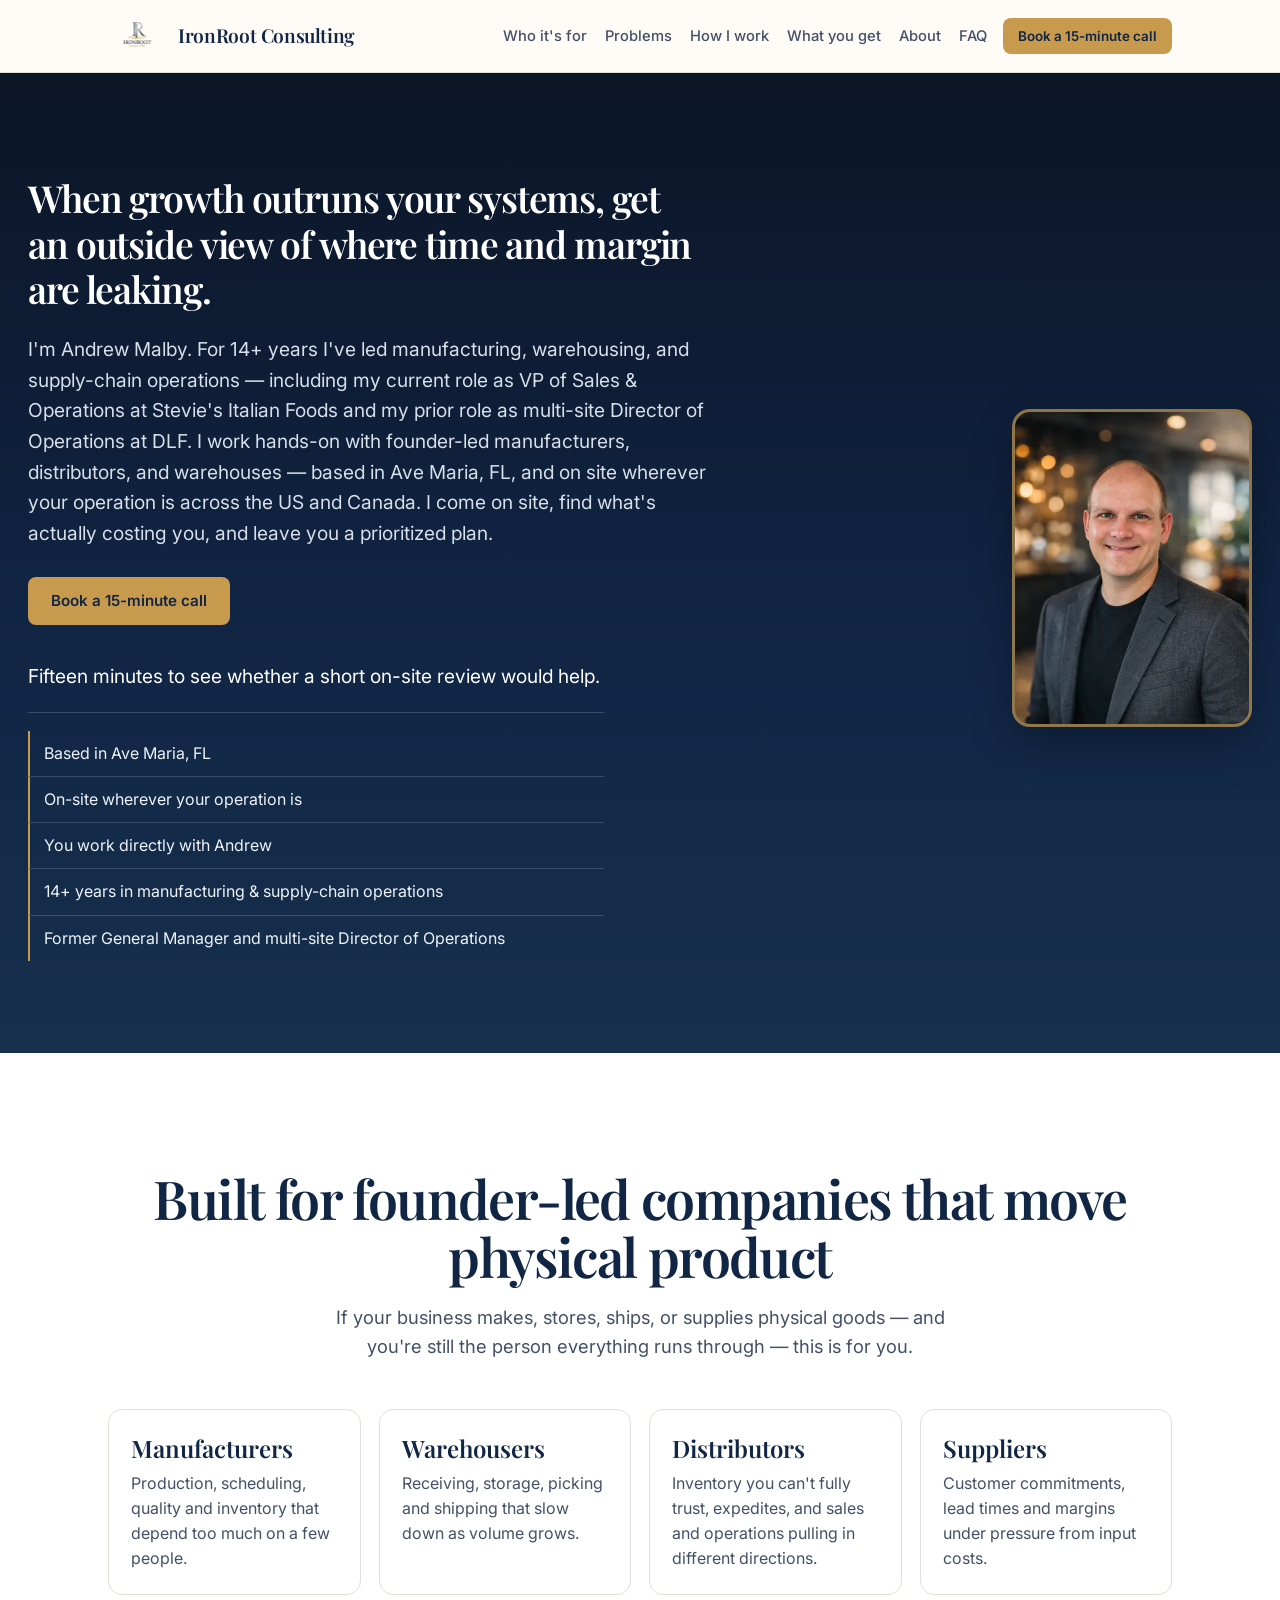
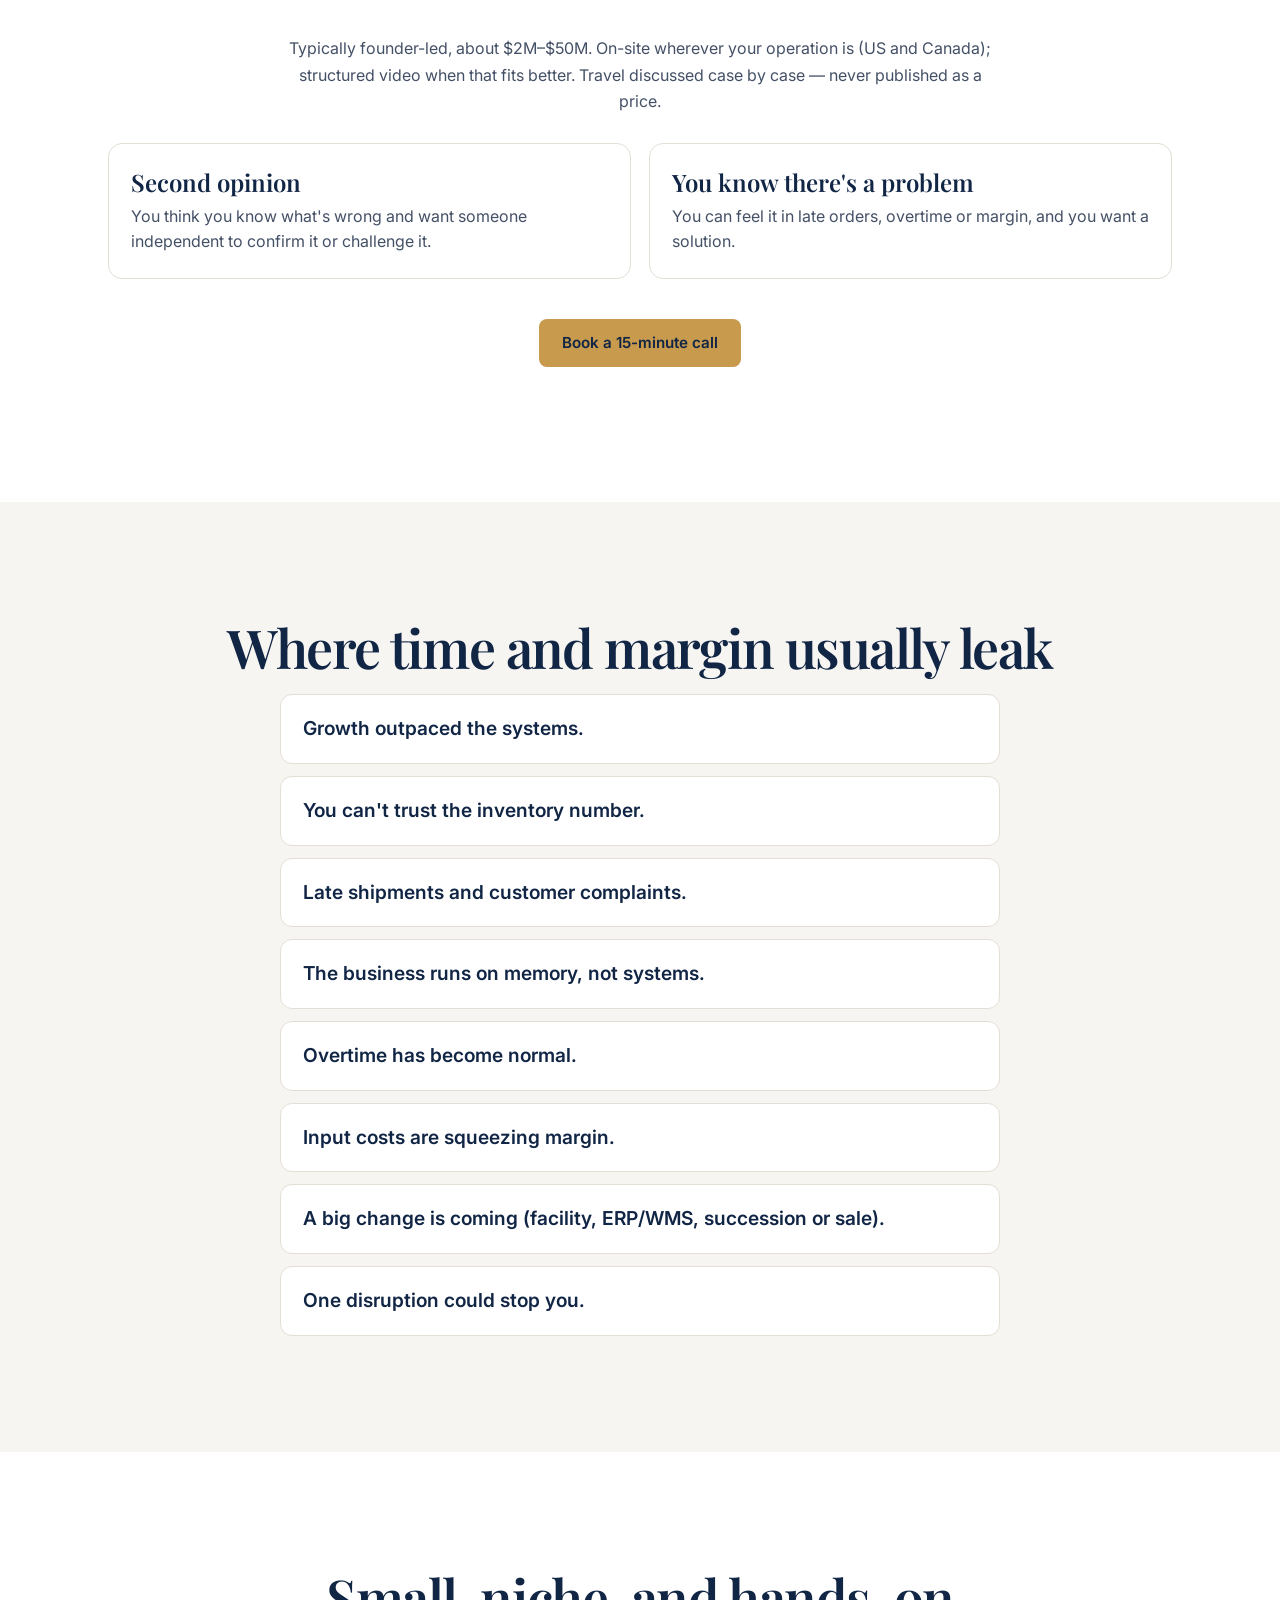
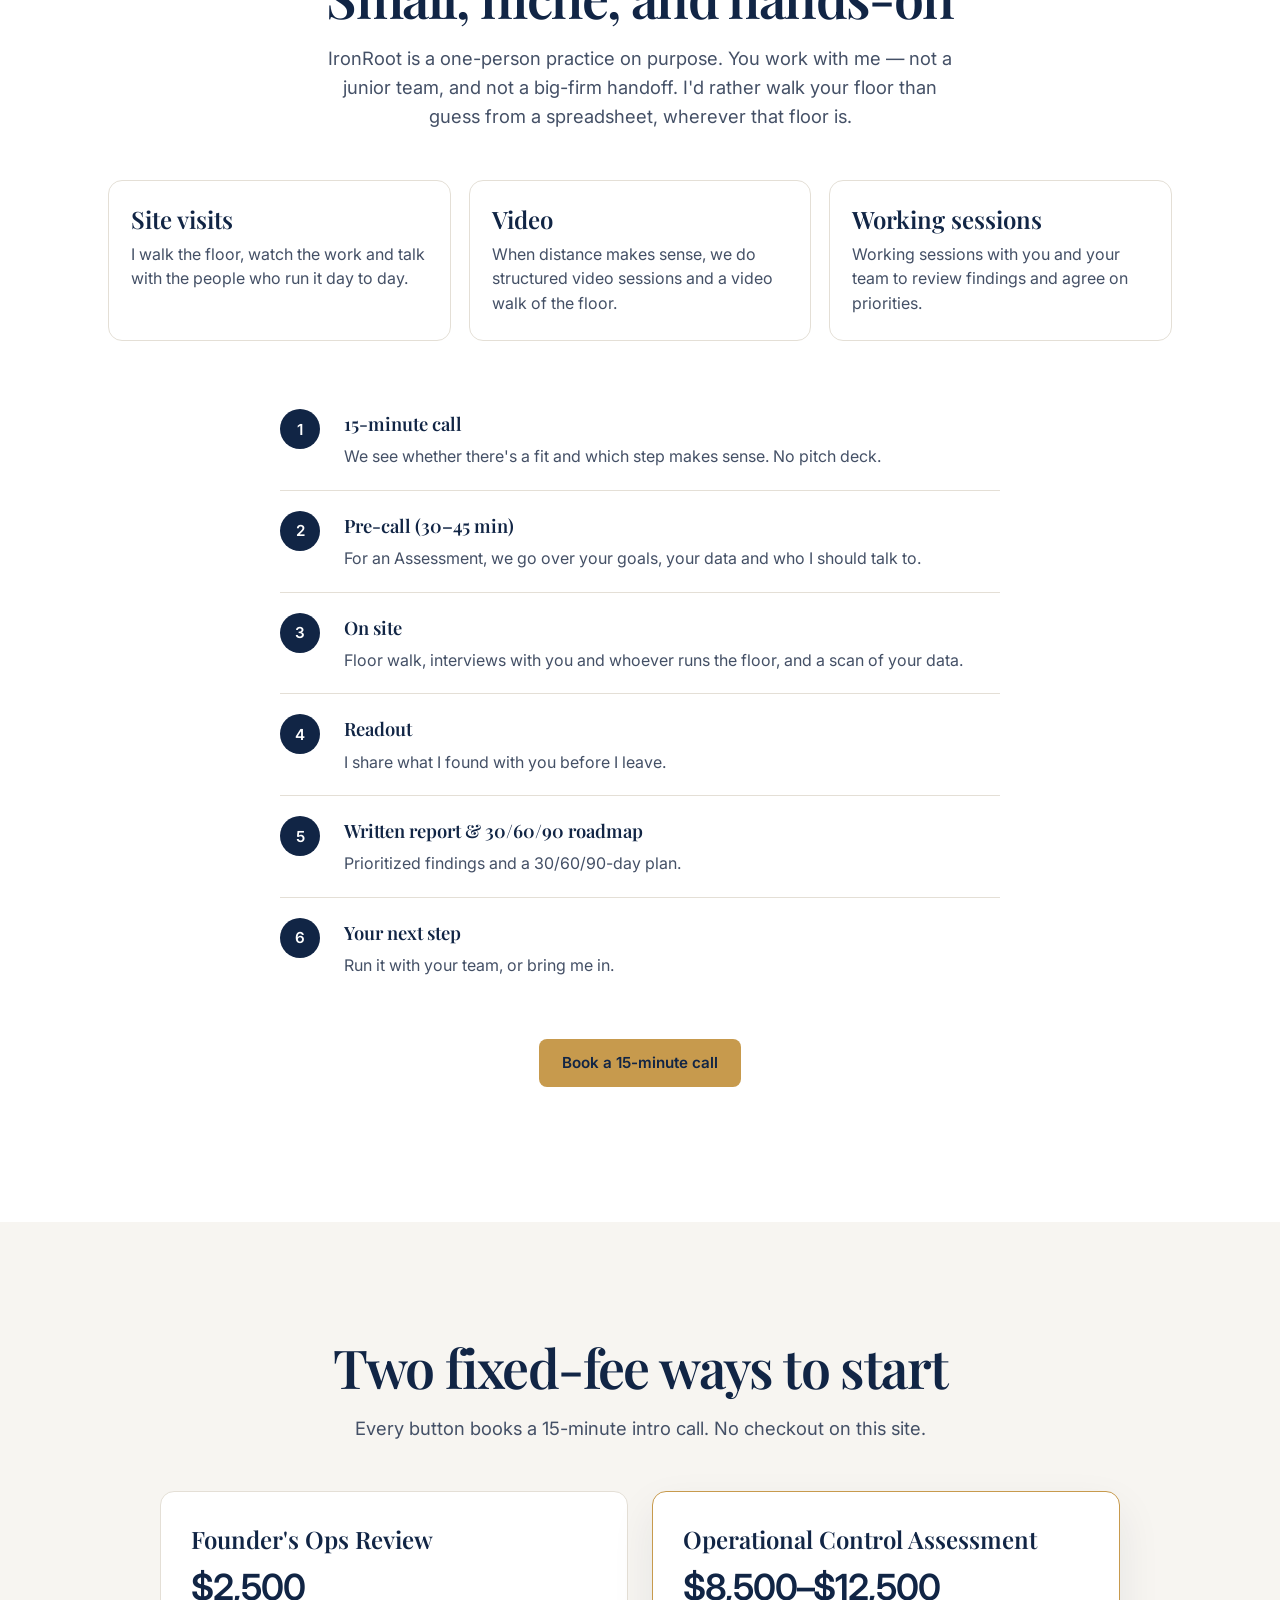
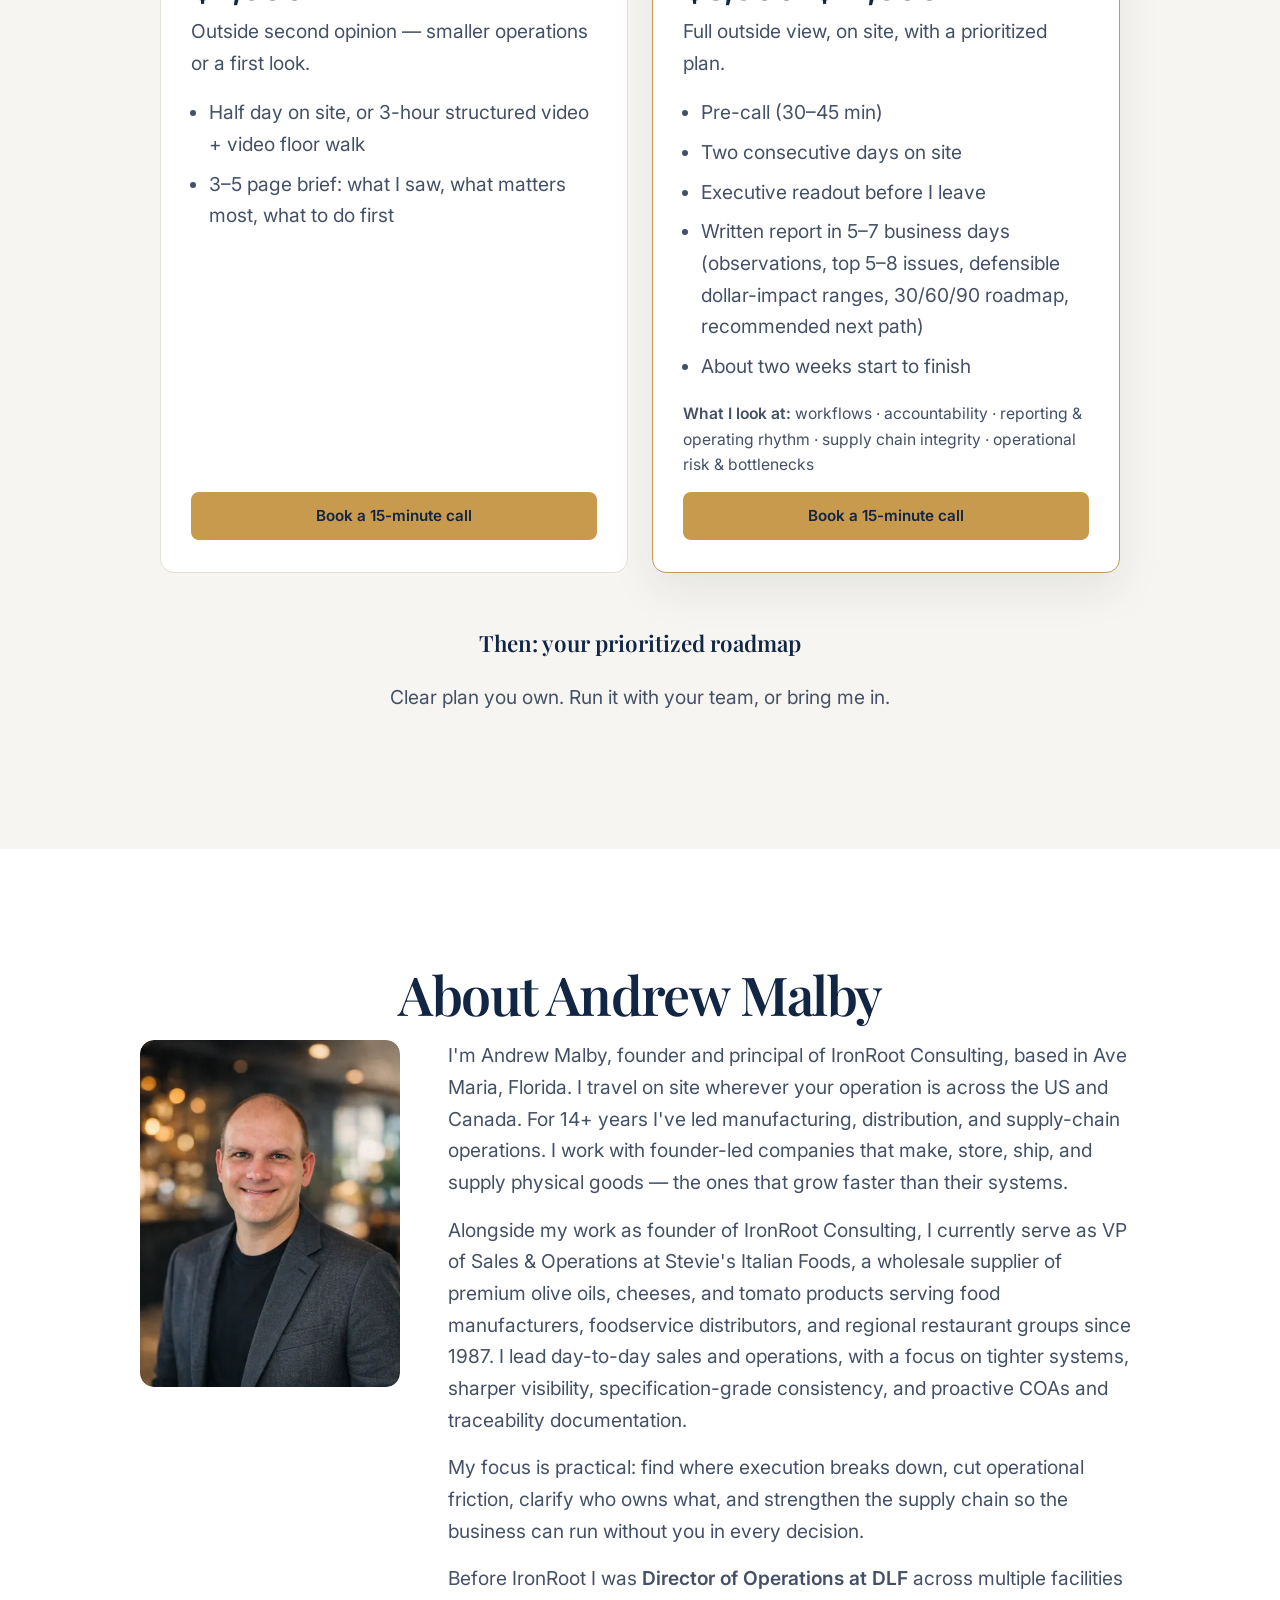
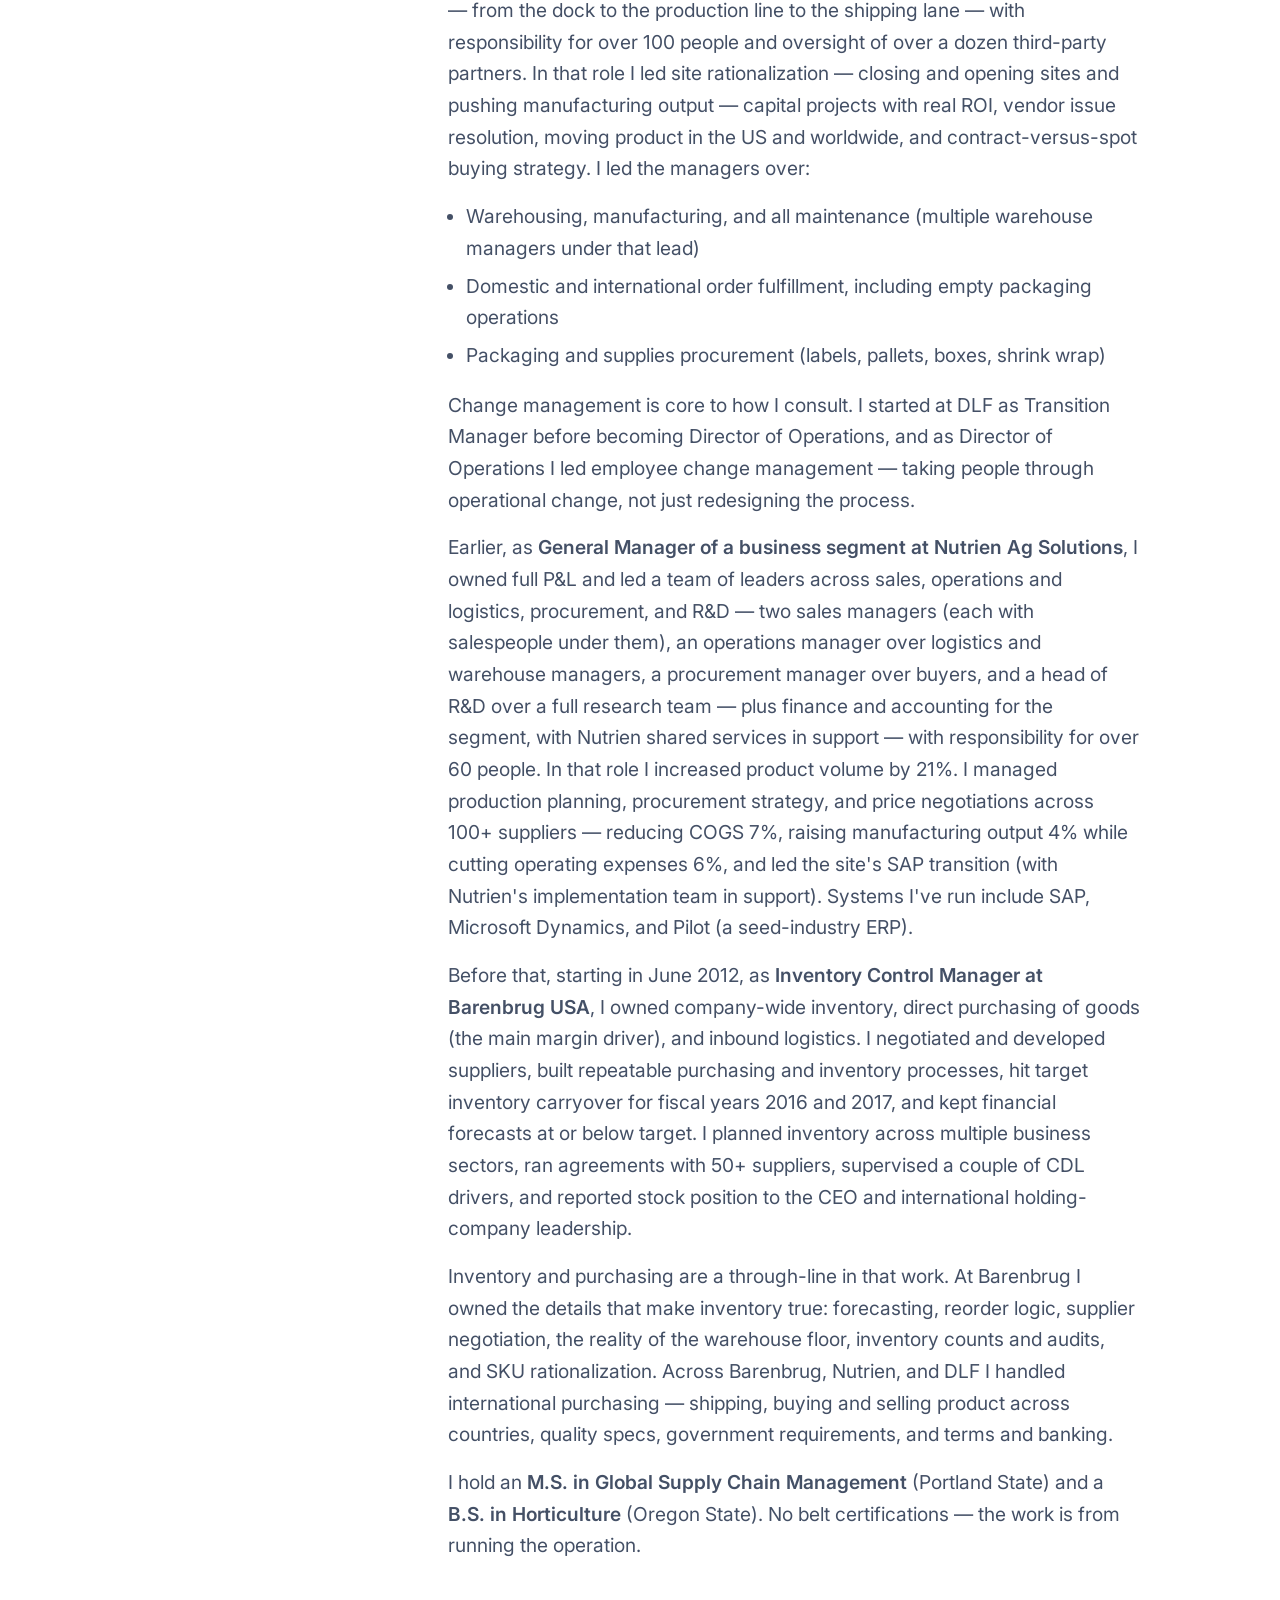
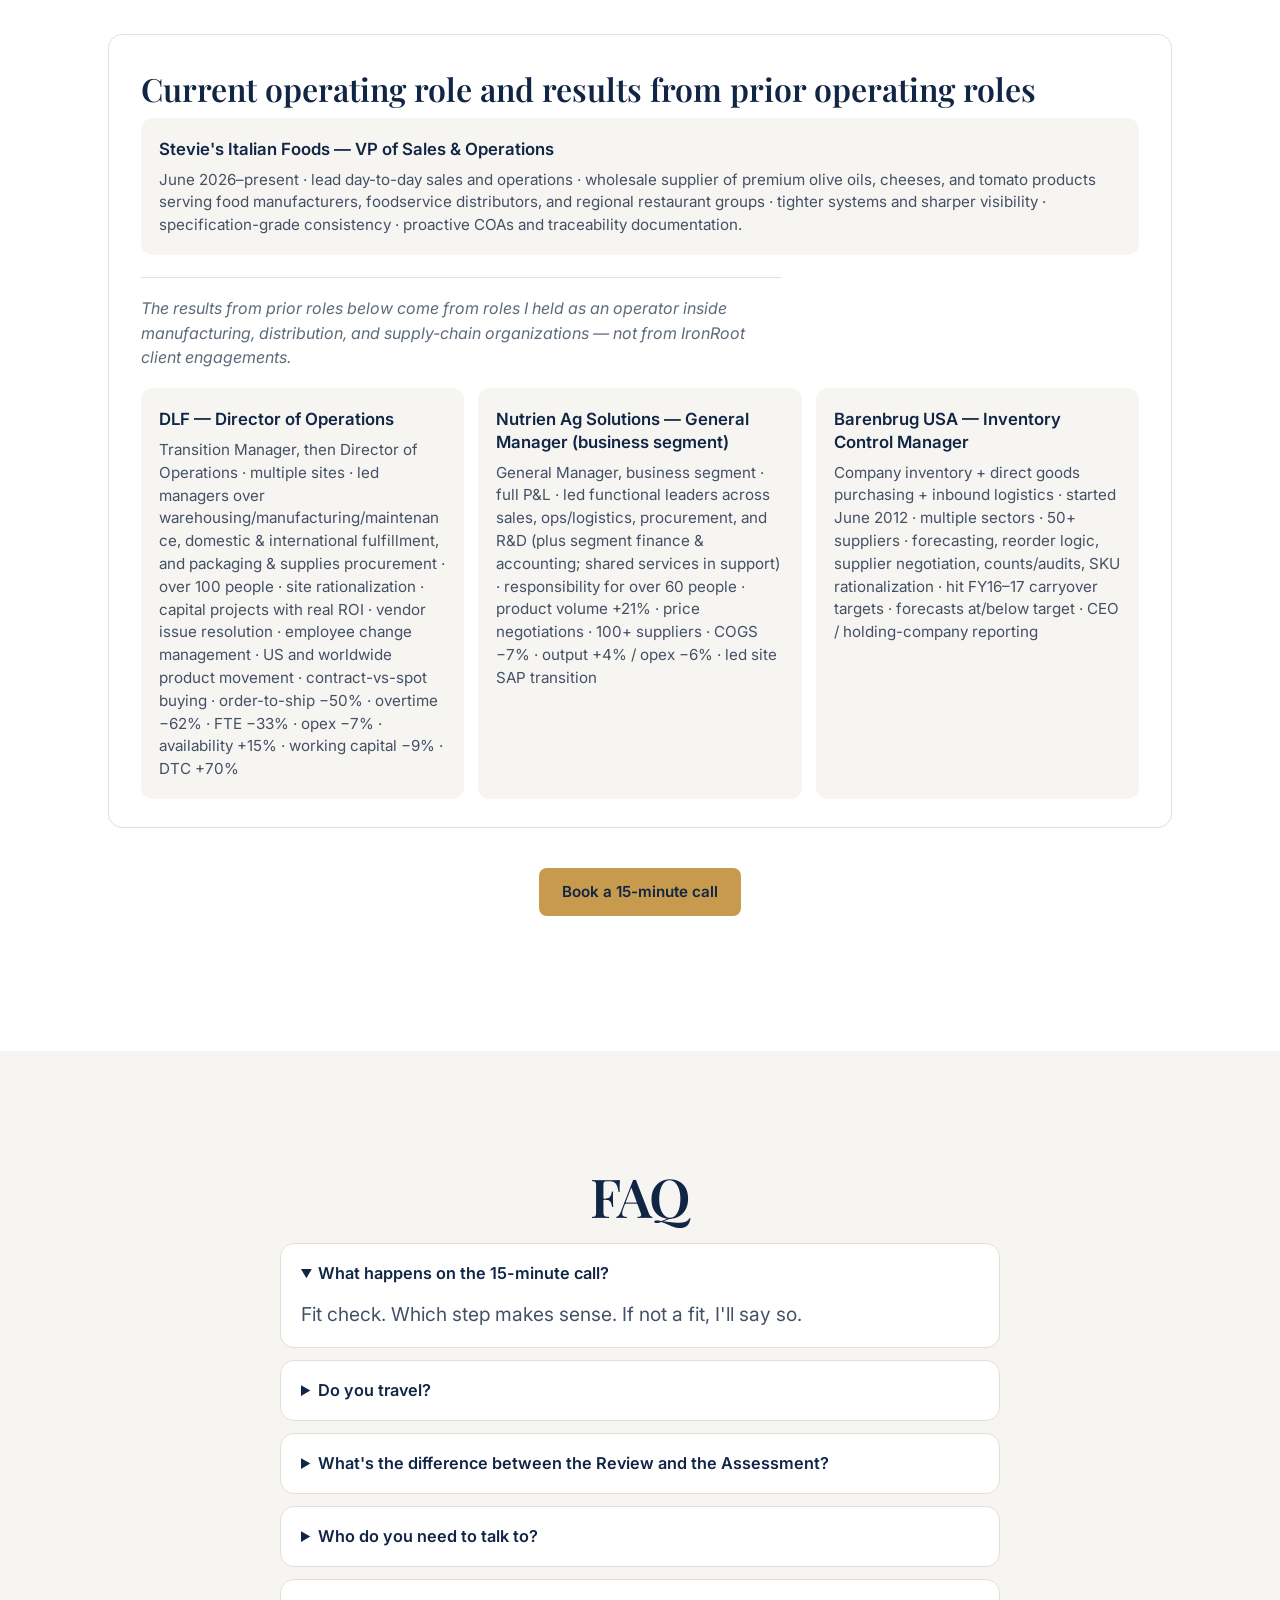
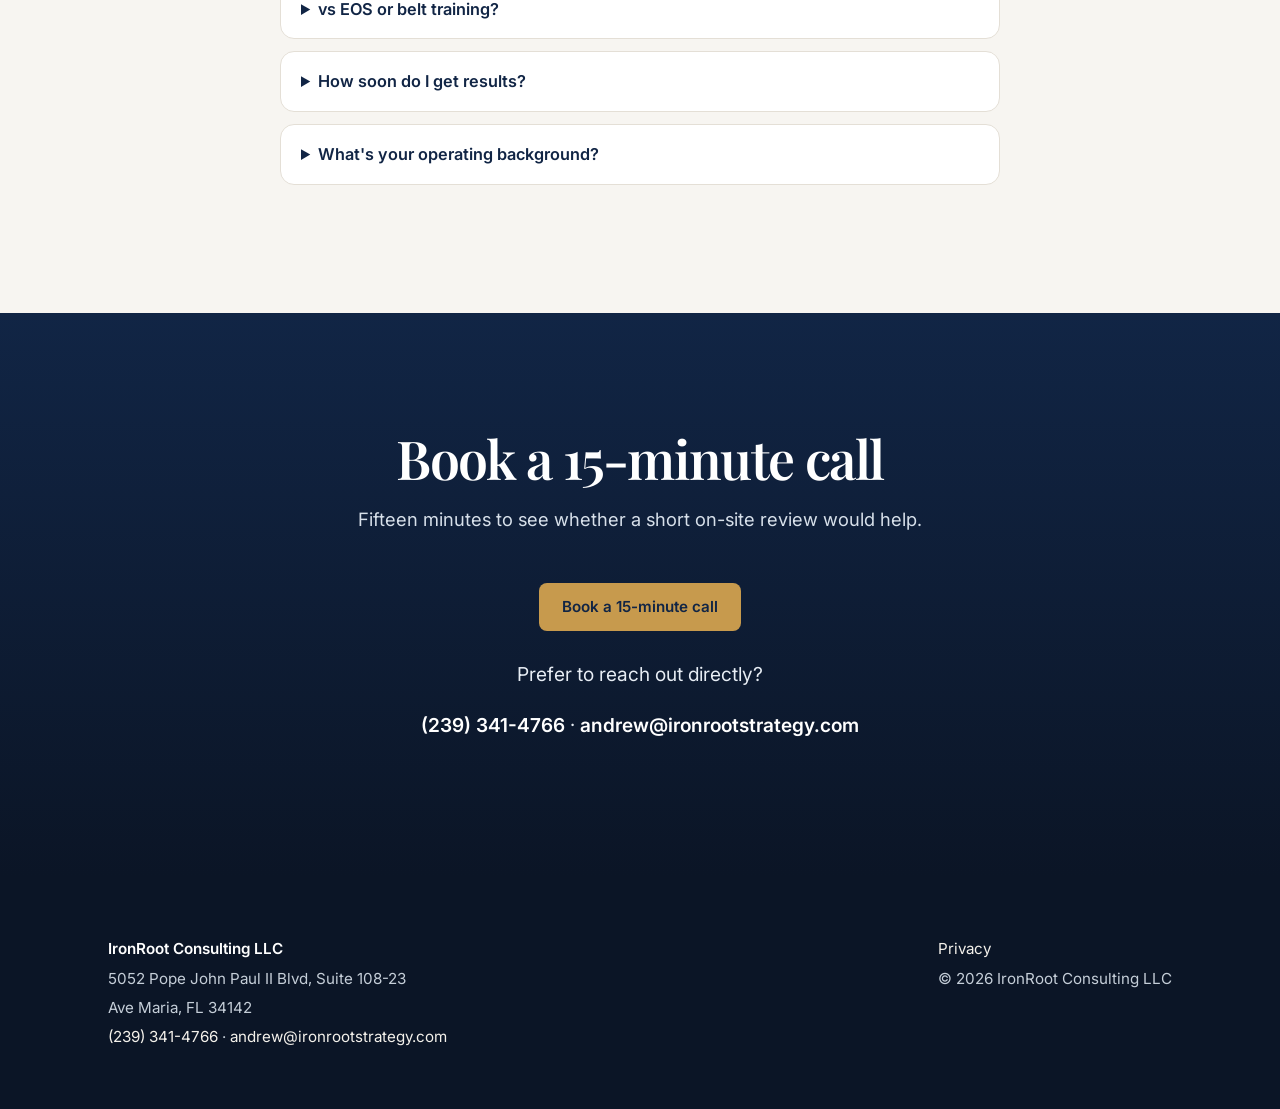
<file: index.html>
<!DOCTYPE html>
<html lang="en">
<head>
<meta charset="utf-8">
<meta name="viewport" content="width=device-width, initial-scale=1">
<!-- Hostname-gated noindex: injected only on *.github.io. Do not replace with a static robots meta; that would noindex production if these files are published as-is. -->
<script>
(function () {
  var host = (location.hostname || "").toLowerCase();
  if (host !== "ironrootconsulting.github.io" && !/\.github\.io$/.test(host)) return;
  if (!document.head) return;
  var meta = document.createElement("meta");
  meta.name = "robots";
  meta.content = "noindex";
  document.head.appendChild(meta);
})();
</script>
<meta name="google-site-verification" content="wTup8eq-XtZjlLZiZfCCiqJYmP6QYBVNpn3Ds-2y3cA" />
<!-- Google tag (gtag.js) -->
<script async src="https://www.googletagmanager.com/gtag/js?id=G-VJBLDFXN01"></script>
<script>
  window.dataLayer = window.dataLayer || [];
  function gtag(){dataLayer.push(arguments);}
  gtag('js', new Date());

  gtag('config', 'G-VJBLDFXN01');
</script>
<title>IronRoot Consulting – Operations Advisor for Founder-Led Companies</title>
<meta name="description" content="Hands-on operations reviews for founder-led manufacturers, distributors, and warehouses — on site across the US and Canada. Book a 15-minute call with Andrew Malby.">
<meta property="og:title" content="When growth outruns your systems, get an outside view.">
<meta property="og:description" content="On-site operations reviews for founder-led manufacturers, distributors, and warehouses across the US and Canada. Book a 15-minute call.">
<meta property="og:image" content="https://ironrootstrategy.com/assets/og-share.png">
<meta property="og:image:type" content="image/png">
<meta property="og:image:width" content="1200">
<meta property="og:image:height" content="630">
<meta property="og:image:alt" content="IronRoot Consulting. When growth outruns your systems, get an outside view of where time and margin are leaking.">
<meta name="twitter:card" content="summary_large_image">
<meta name="twitter:title" content="When growth outruns your systems, get an outside view.">
<meta name="twitter:description" content="On-site operations reviews for founder-led manufacturers, distributors, and warehouses across the US and Canada. Book a 15-minute call.">
<meta name="twitter:image" content="https://ironrootstrategy.com/assets/og-share.png">
<meta name="twitter:image:alt" content="IronRoot Consulting. When growth outruns your systems, get an outside view of where time and margin are leaking.">
<meta property="og:type" content="website">
<link rel="canonical" href="https://ironrootstrategy.com/">
<script type="application/ld+json">
{
  "@context": "https://schema.org",
  "@graph": [
    {
      "@type": "ProfessionalService",
      "@id": "https://ironrootstrategy.com/#business",
      "name": "IronRoot Consulting",
      "legalName": "IronRoot Consulting LLC",
      "url": "https://ironrootstrategy.com/",
      "description": "Hands-on operations reviews for founder-led manufacturers, distributors, and warehouses — on site across the US and Canada. Book a 15-minute call with Andrew Malby.",
      "telephone": "(239) 341-4766",
      "email": "andrew@ironrootstrategy.com",
      "address": {
        "@type": "PostalAddress",
        "streetAddress": "5052 Pope John Paul II Blvd, Suite 108-23",
        "addressLocality": "Ave Maria",
        "addressRegion": "FL",
        "postalCode": "34142",
        "addressCountry": "US"
      },
      "areaServed": "US and Canada",
      "founder": {
        "@id": "https://ironrootstrategy.com/#andrew-malby"
      },
      "makesOffer": [
        {
          "@id": "https://ironrootstrategy.com/#founders-ops-review"
        },
        {
          "@id": "https://ironrootstrategy.com/#operational-control-assessment"
        }
      ],
      "potentialAction": {
        "@type": "ReserveAction",
        "name": "Book a 15-minute call",
        "target": "https://calendar.app.google/rnamZXdXAbJXoZ3T8"
      }
    },
    {
      "@type": "Person",
      "@id": "https://ironrootstrategy.com/#andrew-malby",
      "name": "Andrew Malby",
      "jobTitle": "founder and principal",
      "description": "Andrew Malby, founder and principal of IronRoot Consulting",
      "url": "https://ironrootstrategy.com/#about",
      "email": "andrew@ironrootstrategy.com",
      "telephone": "(239) 341-4766",
      "worksFor": {
        "@id": "https://ironrootstrategy.com/#business"
      }
    },
    {
      "@type": "Offer",
      "@id": "https://ironrootstrategy.com/#founders-ops-review",
      "name": "Founder's Ops Review",
      "description": "Outside second opinion — smaller operations or a first look.",
      "url": "https://ironrootstrategy.com/#offer",
      "priceCurrency": "USD",
      "seller": {
        "@id": "https://ironrootstrategy.com/#business"
      },
      "itemOffered": {
        "@type": "Service",
        "name": "Founder's Ops Review",
        "description": "Outside second opinion — smaller operations or a first look.",
        "provider": {
          "@id": "https://ironrootstrategy.com/#business"
        }
      },
      "price": "2500"
    },
    {
      "@type": "Offer",
      "@id": "https://ironrootstrategy.com/#operational-control-assessment",
      "name": "Operational Control Assessment",
      "description": "Full outside view, on site, with a prioritized plan.",
      "url": "https://ironrootstrategy.com/#offer",
      "priceCurrency": "USD",
      "seller": {
        "@id": "https://ironrootstrategy.com/#business"
      },
      "itemOffered": {
        "@type": "Service",
        "name": "Operational Control Assessment",
        "description": "Full outside view, on site, with a prioritized plan.",
        "provider": {
          "@id": "https://ironrootstrategy.com/#business"
        }
      },
      "priceSpecification": {
        "@type": "PriceSpecification",
        "minPrice": "8500",
        "maxPrice": "12500",
        "priceCurrency": "USD"
      }
    },
    {
      "@type": "FAQPage",
      "@id": "https://ironrootstrategy.com/#faq",
      "url": "https://ironrootstrategy.com/#faq",
      "about": {
        "@id": "https://ironrootstrategy.com/#business"
      },
      "mainEntity": [
        {
          "@type": "Question",
          "name": "What happens on the 15-minute call?",
          "acceptedAnswer": {
            "@type": "Answer",
            "text": "Fit check. Which step makes sense. If not a fit, I'll say so."
          }
        },
        {
          "@type": "Question",
          "name": "Do you travel?",
          "acceptedAnswer": {
            "@type": "Answer",
            "text": "Yes. Based in Ave Maria, FL; on-site anywhere in the US and Canada. Travel is discussed up front for each engagement — never published as a price or fixed terms. Founder's Ops Review can be structured video + video floor walk when that fits better."
          }
        },
        {
          "@type": "Question",
          "name": "What's the difference between the Review and the Assessment?",
          "acceptedAnswer": {
            "@type": "Answer",
            "text": "The Review is a half-day second opinion and a short brief. The Assessment is two days on site, with a readout and a written 30/60/90 roadmap."
          }
        },
        {
          "@type": "Question",
          "name": "Who do you need to talk to?",
          "acceptedAnswer": {
            "@type": "Answer",
            "text": "You, plus whoever runs the floor. The Assessment may include your ops, warehouse, or plant lead."
          }
        },
        {
          "@type": "Question",
          "name": "vs EOS or belt training?",
          "acceptedAnswer": {
            "@type": "Answer",
            "text": "I diagnose the physical operation — flow, inventory, fulfillment, founder dependency — not a leadership OS or belt training."
          }
        },
        {
          "@type": "Question",
          "name": "How soon do I get results?",
          "acceptedAnswer": {
            "@type": "Answer",
            "text": "For the Assessment: readout before I leave; written report in 5–7 business days (about two weeks start to finish)."
          }
        },
        {
          "@type": "Question",
          "name": "What's your operating background?",
          "acceptedAnswer": {
            "@type": "Answer",
            "text": "I currently serve as VP of Sales & Operations at Stevie's Italian Foods, leading day-to-day sales and operations alongside IronRoot Consulting. 14+ years in manufacturing and supply chain. Multi-site Director of Operations at DLF (started as Transition Manager); General Manager of a business segment at Nutrien Ag Solutions (led the site's SAP transition; increased product volume by 21%); Inventory Control Manager at Barenbrug USA starting June 2012 (inventory, direct purchasing, inbound logistics). Systems: SAP, Microsoft Dynamics, Pilot. Detail in About."
          }
        }
      ]
    }
  ]
}
</script>
<link rel="icon" href="favicon.svg" type="image/svg+xml">
<link rel="preconnect" href="https://fonts.googleapis.com">
<link rel="preconnect" href="https://fonts.gstatic.com" crossorigin>
<link href="https://fonts.googleapis.com/css2?family=Inter:wght@400;500;600;700&family=Playfair+Display:wght@600;700&display=swap" rel="stylesheet">
<link rel="stylesheet" href="styles.css">
</head>
<body>
<header class="top"><div class="wrap">
  <a class="brand" href="#top"><img src="assets/ir-logo.png" alt="IronRoot Consulting" width="40" height="40"> IronRoot Consulting</a>
  <nav>
    <a href="#who">Who it's for</a>
    <a href="#problems">Problems</a>
    <a href="#how">How I work</a>
    <a href="#offer">What you get</a>
    <a href="#about">About</a>
    <a href="#faq">FAQ</a>
    <details class="nav-more"><summary>Menu</summary><div class="panel">
      <a href="#who">Who it's for</a>
      <a href="#problems">Problems</a>
      <a href="#how">How I work</a>
      <a href="#offer">What you get</a>
      <a href="#about">About</a>
      <a href="#faq">FAQ</a>
    </div></details>
    <a class="btn nav" href="https://calendar.app.google/rnamZXdXAbJXoZ3T8" target="_blank" rel="noopener">Book a 15-minute call</a>
  </nav>
</div></header>

<main id="top">
<section class="hero"><div class="wrap hero-layout">
  <div class="hero-copy">
  <h1>When growth outruns your systems, get an outside view of where time and margin are leaking.</h1>
  <p class="sub">I'm Andrew Malby. For 14+ years I've led manufacturing, warehousing, and supply-chain operations — including my current role as VP of Sales &amp; Operations at Stevie's Italian Foods and my prior role as multi-site Director of Operations at DLF. I work hands-on with founder-led manufacturers, distributors, and warehouses — based in Ave Maria, FL, and on site wherever your operation is across the US and Canada. I come on site, find what's actually costing you, and leave you a prioritized plan.</p>
  <div class="actions">
    <a class="btn" href="https://calendar.app.google/rnamZXdXAbJXoZ3T8" target="_blank" rel="noopener">Book a 15-minute call</a>
  </div>
  <p class="hero-note">Fifteen minutes to see whether a short on-site review would help.</p>
  <ul class="trust">
    <li>Based in Ave Maria, FL</li>
    <li>On-site wherever your operation is</li>
    <li>You work directly with Andrew</li>
    <li>14+ years in manufacturing &amp; supply-chain operations</li>
    <li>Former General Manager and multi-site Director of Operations</li>
  </ul>
  </div>
  <figure class="hero-portrait">
    <picture>
      <source type="image/webp" srcset="assets/andrew-malby-390.webp 390w, assets/andrew-malby.webp 780w" sizes="(max-width: 900px) 62vw, 240px">
      <img src="assets/andrew-malby.jpg" srcset="assets/andrew-malby-390.jpg 390w, assets/andrew-malby.jpg 780w" sizes="(max-width: 900px) 62vw, 240px" width="780" height="1040" alt="Andrew Malby, founder of IronRoot Consulting" decoding="async">
    </picture>
  </figure>
</div></section>

<section id="who"><div class="wrap">
  <h2>Built for founder-led companies that move physical product</h2>
  <p class="lead">If your business makes, stores, ships, or supplies physical goods — and you're still the person everything runs through — this is for you.</p>
  <div class="tiles">
    <div class="tile"><h3>Manufacturers</h3><p>Production, scheduling, quality and inventory that depend too much on a few people.</p></div>
    <div class="tile"><h3>Warehousers</h3><p>Receiving, storage, picking and shipping that slow down as volume grows.</p></div>
    <div class="tile"><h3>Distributors</h3><p>Inventory you can't fully trust, expedites, and sales and operations pulling in different directions.</p></div>
    <div class="tile"><h3>Suppliers</h3><p>Customer commitments, lead times and margins under pressure from input costs.</p></div>
  </div>
  <p class="fit">Typically founder-led, about $2M–$50M. On-site wherever your operation is (US and Canada); structured video when that fits better. Travel discussed case by case — never published as a price.</p>
  <div class="two-ways">
    <div class="way"><h3>Second opinion</h3><p>You think you know what's wrong and want someone independent to confirm it or challenge it.</p></div>
    <div class="way"><h3>You know there's a problem</h3><p>You can feel it in late orders, overtime or margin, and you want a solution.</p></div>
  </div>
  <p class="center"><a class="btn" href="https://calendar.app.google/rnamZXdXAbJXoZ3T8" target="_blank" rel="noopener">Book a 15-minute call</a></p>
</div></section>

<section id="problems" class="alt"><div class="wrap">
  <h2>Where time and margin usually leak</h2>
  <ul class="problems">
    <li><strong>Growth outpaced the systems.</strong></li>
    <li><strong>You can't trust the inventory number.</strong></li>
    <li><strong>Late shipments and customer complaints.</strong></li>
    <li><strong>The business runs on memory, not systems.</strong></li>
    <li><strong>Overtime has become normal.</strong></li>
    <li><strong>Input costs are squeezing margin.</strong></li>
    <li><strong>A big change is coming (facility, ERP/WMS, succession or sale).</strong></li>
    <li><strong>One disruption could stop you.</strong></li>
  </ul>
</div></section>

<section id="how"><div class="wrap">
  <h2>Small, niche, and hands-on</h2>
  <p class="lead">IronRoot is a one-person practice on purpose. You work with me — not a junior team, and not a big-firm handoff. I'd rather walk your floor than guess from a spreadsheet, wherever that floor is.</p>
  <div class="modes">
    <div class="mode"><h3>Site visits</h3><p>I walk the floor, watch the work and talk with the people who run it day to day.</p></div>
    <div class="mode"><h3>Video</h3><p>When distance makes sense, we do structured video sessions and a video walk of the floor.</p></div>
    <div class="mode"><h3>Working sessions</h3><p>Working sessions with you and your team to review findings and agree on priorities.</p></div>
  </div>
  <ol class="steps">
    <li><h3>15-minute call</h3><p>We see whether there's a fit and which step makes sense. No pitch deck.</p></li>
    <li><h3>Pre-call (30–45 min)</h3><p>For an Assessment, we go over your goals, your data and who I should talk to.</p></li>
    <li><h3>On site</h3><p>Floor walk, interviews with you and whoever runs the floor, and a scan of your data.</p></li>
    <li><h3>Readout</h3><p>I share what I found with you before I leave.</p></li>
    <li><h3>Written report &amp; 30/60/90 roadmap</h3><p>Prioritized findings and a 30/60/90-day plan.</p></li>
    <li><h3>Your next step</h3><p>Run it with your team, or bring me in.</p></li>
  </ol>
  <p class="center"><a class="btn" href="https://calendar.app.google/rnamZXdXAbJXoZ3T8" target="_blank" rel="noopener">Book a 15-minute call</a></p>
</div></section>

<section id="offer" class="alt"><div class="wrap">
  <h2>Two fixed-fee ways to start</h2>
  <p class="lead">Every button books a 15-minute intro call. No checkout on this site.</p>
  <div class="plans">
    <div class="plan">
      <h3>Founder's Ops Review</h3>
      <p class="price">$2,500</p>
      <p class="blurb">Outside second opinion — smaller operations or a first look.</p>
      <ul>
        <li>Half day on site, or 3-hour structured video + video floor walk</li>
        <li>3–5 page brief: what I saw, what matters most, what to do first</li>
      </ul>
      <a class="btn" href="https://calendar.app.google/rnamZXdXAbJXoZ3T8" target="_blank" rel="noopener">Book a 15-minute call</a>
    </div>
    <div class="plan featured">
      <h3>Operational Control Assessment</h3>
      <p class="price">$8,500–$12,500</p>
      <p class="blurb">Full outside view, on site, with a prioritized plan.</p>
      <ul>
        <li>Pre-call (30–45 min)</li>
        <li>Two consecutive days on site</li>
        <li>Executive readout before I leave</li>
        <li>Written report in 5–7 business days (observations, top 5–8 issues, defensible dollar-impact ranges, 30/60/90 roadmap, recommended next path)</li>
        <li>About two weeks start to finish</li>
      </ul>
      <p class="scope"><strong>What I look at:</strong> workflows · accountability · reporting &amp; operating rhythm · supply chain integrity · operational risk &amp; bottlenecks</p>
      <a class="btn" href="https://calendar.app.google/rnamZXdXAbJXoZ3T8" target="_blank" rel="noopener">Book a 15-minute call</a>
    </div>
  </div>
  <div class="after">
    <h3>Then: your prioritized roadmap</h3>
    <p>Clear plan you own. Run it with your team, or bring me in.</p>
  </div>
</div></section>

<section id="about"><div class="wrap">
  <h2>About Andrew Malby</h2>
  <div class="about-grid">
    <figure class="about-photo">
      <picture>
        <source type="image/webp" srcset="assets/andrew-malby-390.webp 390w, assets/andrew-malby.webp 780w" sizes="(max-width: 900px) 72vw, 260px">
        <img src="assets/andrew-malby.jpg" srcset="assets/andrew-malby-390.jpg 390w, assets/andrew-malby.jpg 780w" sizes="(max-width: 900px) 72vw, 260px" width="780" height="1040" alt="Andrew Malby, founder of IronRoot Consulting" loading="lazy" decoding="async">
      </picture>
    </figure>
    <div class="about-copy">
      <p>I'm Andrew Malby, founder and principal of IronRoot Consulting, based in Ave Maria, Florida. I travel on site wherever your operation is across the US and Canada. For 14+ years I've led manufacturing, distribution, and supply-chain operations. I work with founder-led companies that make, store, ship, and supply physical goods — the ones that grow faster than their systems.</p>
      <p>Alongside my work as founder of IronRoot Consulting, I currently serve as VP of Sales &amp; Operations at Stevie's Italian Foods, a wholesale supplier of premium olive oils, cheeses, and tomato products serving food manufacturers, foodservice distributors, and regional restaurant groups since 1987. I lead day-to-day sales and operations, with a focus on tighter systems, sharper visibility, specification-grade consistency, and proactive COAs and traceability documentation.</p>
      <p>My focus is practical: find where execution breaks down, cut operational friction, clarify who owns what, and strengthen the supply chain so the business can run without you in every decision.</p>
      <p>Before IronRoot I was <strong>Director of Operations at DLF</strong> across multiple facilities — from the dock to the production line to the shipping lane — with responsibility for over 100 people and oversight of over a dozen third-party partners. In that role I led site rationalization — closing and opening sites and pushing manufacturing output — capital projects with real ROI, vendor issue resolution, moving product in the US and worldwide, and contract-versus-spot buying strategy. I led the managers over:</p>
      <ul class="metrics">
        <li>Warehousing, manufacturing, and all maintenance (multiple warehouse managers under that lead)</li>
        <li>Domestic and international order fulfillment, including empty packaging operations</li>
        <li>Packaging and supplies procurement (labels, pallets, boxes, shrink wrap)</li>
      </ul>
      <p>Change management is core to how I consult. I started at DLF as Transition Manager before becoming Director of Operations, and as Director of Operations I led employee change management — taking people through operational change, not just redesigning the process.</p>
      <p>Earlier, as <strong>General Manager of a business segment at Nutrien Ag Solutions</strong>, I owned full P&amp;L and led a team of leaders across sales, operations and logistics, procurement, and R&amp;D — two sales managers (each with salespeople under them), an operations manager over logistics and warehouse managers, a procurement manager over buyers, and a head of R&amp;D over a full research team — plus finance and accounting for the segment, with Nutrien shared services in support — with responsibility for over 60 people. In that role I increased product volume by 21%. I managed production planning, procurement strategy, and price negotiations across 100+ suppliers — reducing COGS 7%, raising manufacturing output 4% while cutting operating expenses 6%, and led the site's SAP transition (with Nutrien's implementation team in support). Systems I've run include SAP, Microsoft Dynamics, and Pilot (a seed-industry ERP).</p>
      <p>Before that, starting in June 2012, as <strong>Inventory Control Manager at Barenbrug USA</strong>, I owned company-wide inventory, direct purchasing of goods (the main margin driver), and inbound logistics. I negotiated and developed suppliers, built repeatable purchasing and inventory processes, hit target inventory carryover for fiscal years 2016 and 2017, and kept financial forecasts at or below target. I planned inventory across multiple business sectors, ran agreements with 50+ suppliers, supervised a couple of CDL drivers, and reported stock position to the CEO and international holding-company leadership.</p>
      <p>Inventory and purchasing are a through-line in that work. At Barenbrug I owned the details that make inventory true: forecasting, reorder logic, supplier negotiation, the reality of the warehouse floor, inventory counts and audits, and SKU rationalization. Across Barenbrug, Nutrien, and DLF I handled international purchasing — shipping, buying and selling product across countries, quality specs, government requirements, and terms and banking.</p>
      <p>I hold an <strong>M.S. in Global Supply Chain Management</strong> (Portland State) and a <strong>B.S. in Horticulture</strong> (Oregon State). No belt certifications — the work is from running the operation.</p>
    </div>
  </div>
  <div class="proof" id="proof">
    <h3>Current operating role and results from prior operating roles</h3>
    <div class="stat">
      <h3>Stevie's Italian Foods — VP of Sales &amp; Operations</h3>
      <p>June 2026–present · lead day-to-day sales and operations · wholesale supplier of premium olive oils, cheeses, and tomato products serving food manufacturers, foodservice distributors, and regional restaurant groups · tighter systems and sharper visibility · specification-grade consistency · proactive COAs and traceability documentation.</p>
    </div>
    <p class="note">The results from prior roles below come from roles I held as an operator inside manufacturing, distribution, and supply-chain organizations — not from IronRoot client engagements.</p>
    <div class="stat-grid">
      <div class="stat">
        <h3>DLF — Director of Operations</h3>
        <p>Transition Manager, then Director of Operations · multiple sites · led managers over warehousing/manufacturing/maintenance, domestic &amp; international fulfillment, and packaging &amp; supplies procurement · over 100 people · site rationalization · capital projects with real ROI · vendor issue resolution · employee change management · US and worldwide product movement · contract-vs-spot buying · order-to-ship −50% · overtime −62% · FTE −33% · opex −7% · availability +15% · working capital −9% · DTC +70%</p>
      </div>
      <div class="stat">
        <h3>Nutrien Ag Solutions — General Manager (business segment)</h3>
        <p>General Manager, business segment · full P&amp;L · led functional leaders across sales, ops/logistics, procurement, and R&amp;D (plus segment finance &amp; accounting; shared services in support) · responsibility for over 60 people · product volume +21% · price negotiations · 100+ suppliers · COGS −7% · output +4% / opex −6% · led site SAP transition</p>
      </div>
      <div class="stat">
        <h3>Barenbrug USA — Inventory Control Manager</h3>
        <p>Company inventory + direct goods purchasing + inbound logistics · started June 2012 · multiple sectors · 50+ suppliers · forecasting, reorder logic, supplier negotiation, counts/audits, SKU rationalization · hit FY16–17 carryover targets · forecasts at/below target · CEO / holding-company reporting</p>
      </div>
    </div>
  </div>
  <p class="center"><a class="btn" href="https://calendar.app.google/rnamZXdXAbJXoZ3T8" target="_blank" rel="noopener">Book a 15-minute call</a></p>
</div></section>

<section id="faq" class="alt"><div class="wrap">
  <h2>FAQ</h2>
  <div class="faq">
    <details open><summary>What happens on the 15-minute call?</summary><p>Fit check. Which step makes sense. If not a fit, I'll say so.</p></details>
    <details><summary>Do you travel?</summary><p>Yes. Based in Ave Maria, FL; on-site anywhere in the US and Canada. Travel is discussed up front for each engagement — never published as a price or fixed terms. Founder's Ops Review can be structured video + video floor walk when that fits better.</p></details>
    <details><summary>What's the difference between the Review and the Assessment?</summary><p>The Review is a half-day second opinion and a short brief. The Assessment is two days on site, with a readout and a written 30/60/90 roadmap.</p></details>
    <details><summary>Who do you need to talk to?</summary><p>You, plus whoever runs the floor. The Assessment may include your ops, warehouse, or plant lead.</p></details>
    <details><summary>vs EOS or belt training?</summary><p>I diagnose the physical operation — flow, inventory, fulfillment, founder dependency — not a leadership OS or belt training.</p></details>
    <details><summary>How soon do I get results?</summary><p>For the Assessment: readout before I leave; written report in 5–7 business days (about two weeks start to finish).</p></details>
    <details><summary>What's your operating background?</summary><p>I currently serve as VP of Sales &amp; Operations at Stevie's Italian Foods, leading day-to-day sales and operations alongside IronRoot Consulting. 14+ years in manufacturing and supply chain. Multi-site Director of Operations at DLF (started as Transition Manager); General Manager of a business segment at Nutrien Ag Solutions (led the site's SAP transition; increased product volume by 21%); Inventory Control Manager at Barenbrug USA starting June 2012 (inventory, direct purchasing, inbound logistics). Systems: SAP, Microsoft Dynamics, Pilot. Detail in About.</p></details>
  </div>
</div></section>

<section id="contact" class="cta-final"><div class="wrap">
  <h2>Book a 15-minute call</h2>
  <p class="lead">Fifteen minutes to see whether a short on-site review would help.</p>
  <p><a class="btn" href="https://calendar.app.google/rnamZXdXAbJXoZ3T8" target="_blank" rel="noopener">Book a 15-minute call</a></p>
  <div class="contact">
    <p>Prefer to reach out directly?</p>
    <p><a href="tel:+12393414766">(239) 341-4766</a> · <a href="mailto:andrew@ironrootstrategy.com">andrew@ironrootstrategy.com</a></p>
  </div>
</div></section>
</main>

<footer><div class="wrap">
  <div>
    <p><strong>IronRoot Consulting LLC</strong></p>
    <p>5052 Pope John Paul II Blvd, Suite 108-23</p>
    <p>Ave Maria, FL 34142</p>
    <p><a href="tel:+12393414766">(239) 341-4766</a> · <a href="mailto:andrew@ironrootstrategy.com">andrew@ironrootstrategy.com</a></p>
  </div>
  <div>
    <p><a href="privacy.html">Privacy</a></p>
    <p>© 2026 IronRoot Consulting LLC</p>
  </div>
</div></footer>
<script>
(function () {
  var menu = document.querySelector(".nav-more");
  if (menu) {
    menu.querySelectorAll("a").forEach(function (link) {
      link.addEventListener("click", function () { menu.open = false; });
    });
    document.addEventListener("keydown", function (event) {
      if (event.key === "Escape") menu.open = false;
    });
  }
  if (window.matchMedia("(prefers-reduced-motion: reduce)").matches) return;
  if (!("IntersectionObserver" in window)) return;
  document.documentElement.classList.add("js-motion");
  var observer = new IntersectionObserver(function (entries) {
    entries.forEach(function (entry) {
      if (!entry.isIntersecting) return;
      entry.target.classList.add("is-in");
      observer.unobserve(entry.target);
    });
  }, { threshold: 0, rootMargin: "0px 0px -8% 0px" });
  document.querySelectorAll("main > section:not(.hero)").forEach(function (node) {
    if (node.getBoundingClientRect().top < window.innerHeight * 0.92) node.classList.add("is-in");
    node.classList.add("reveal");
    observer.observe(node);
  });
})();
</script>
</body>
</html>
</file>
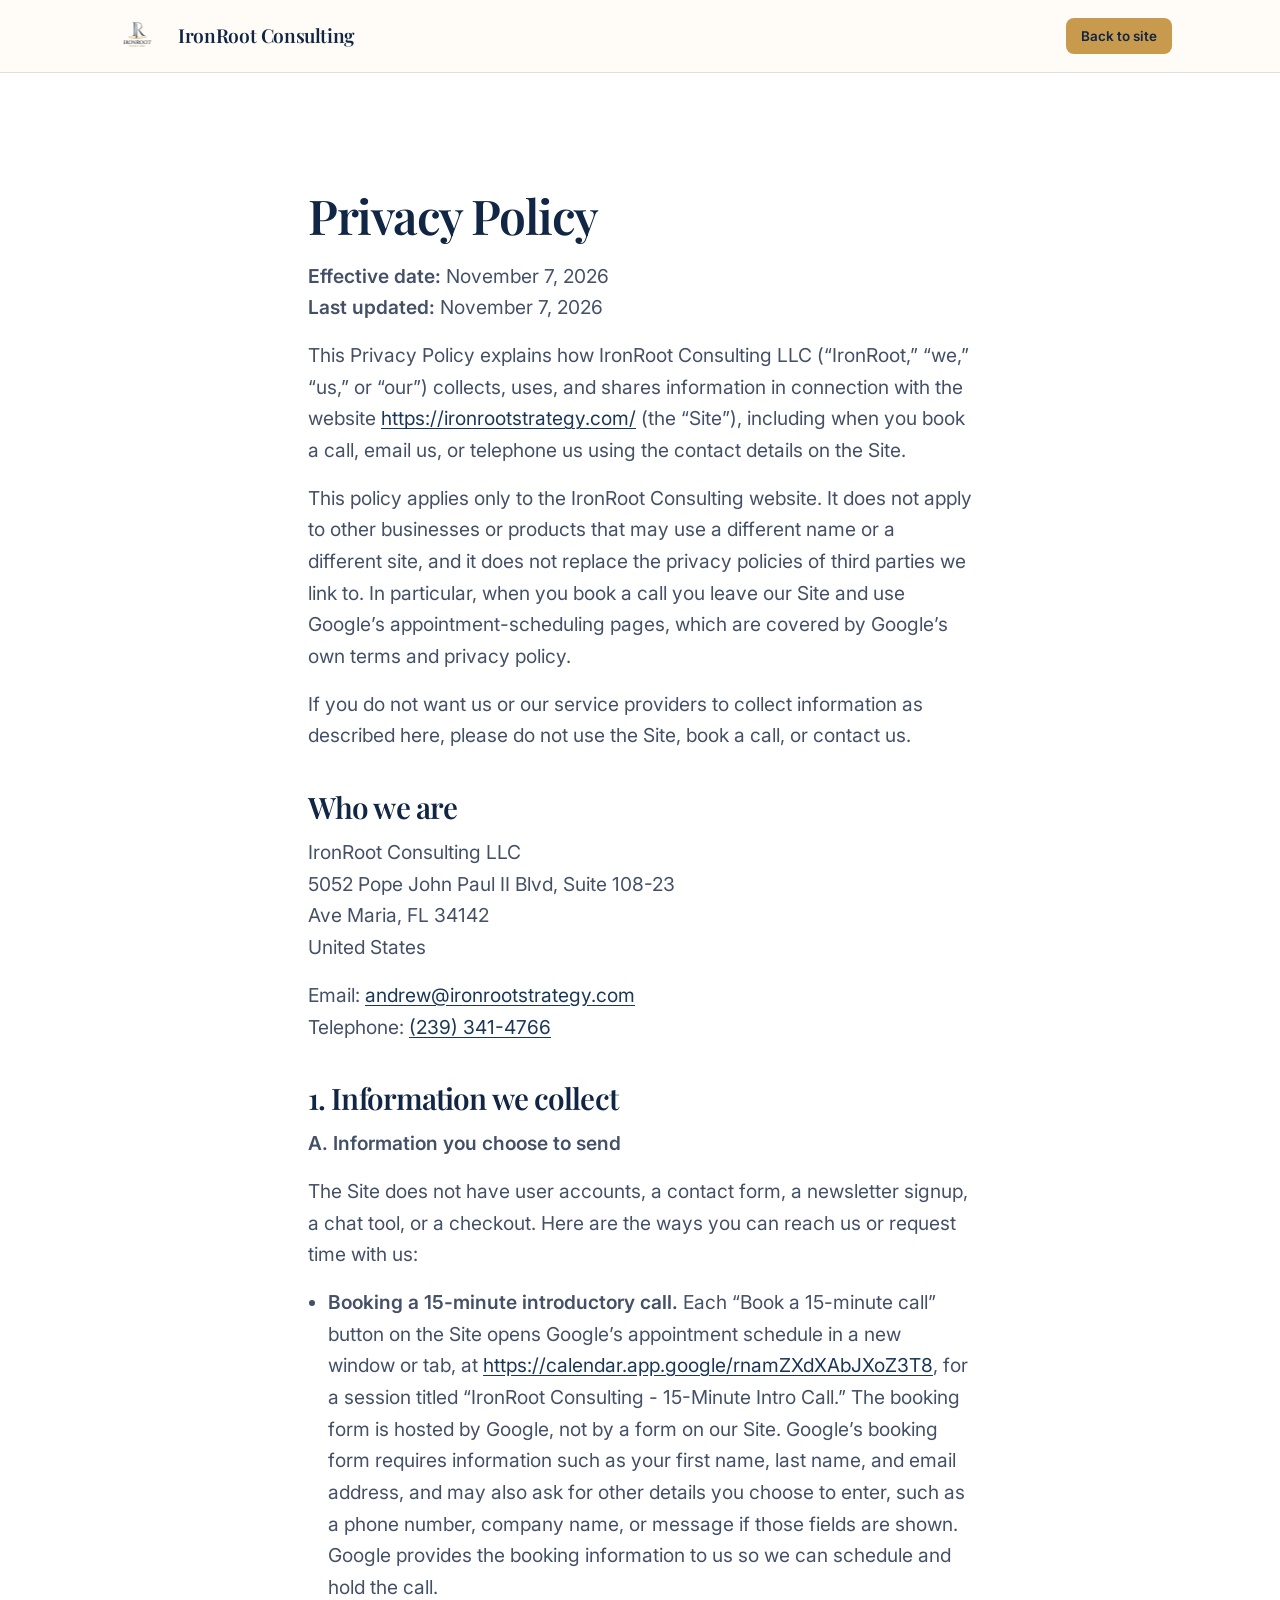
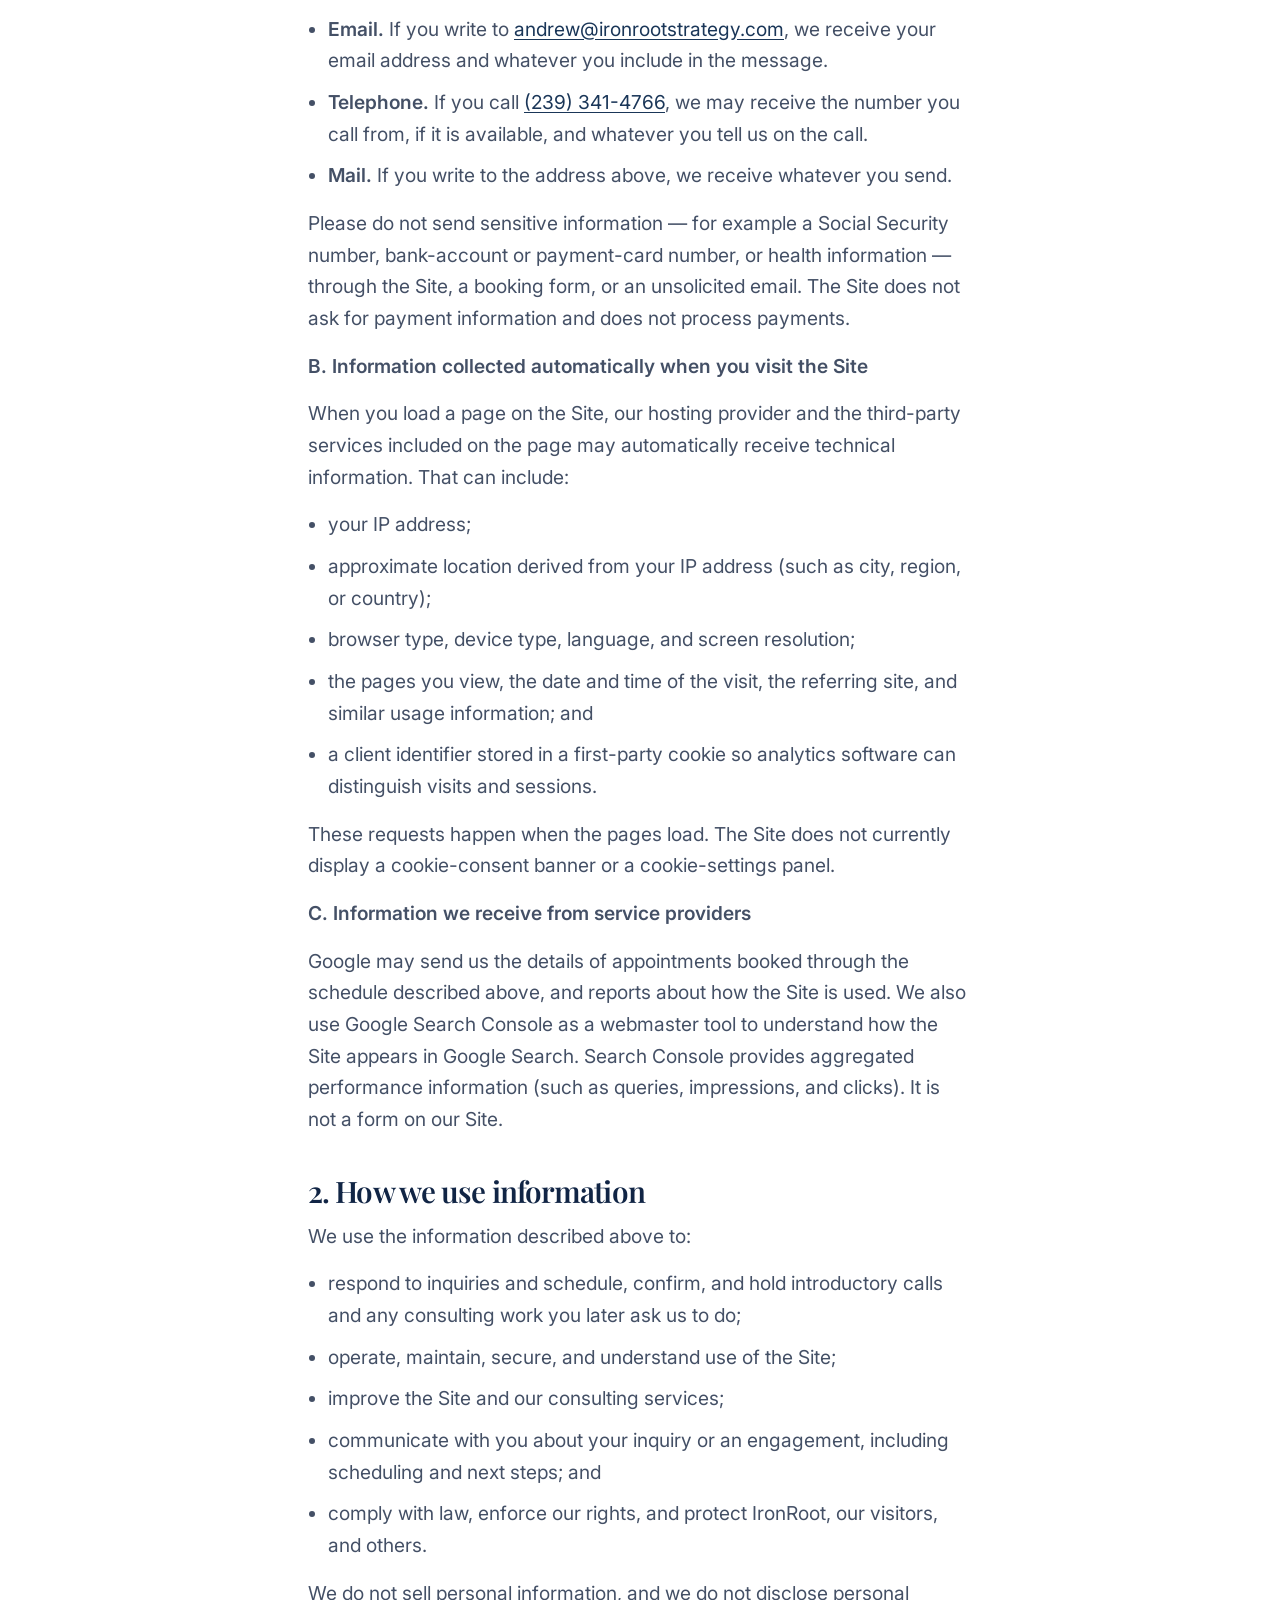
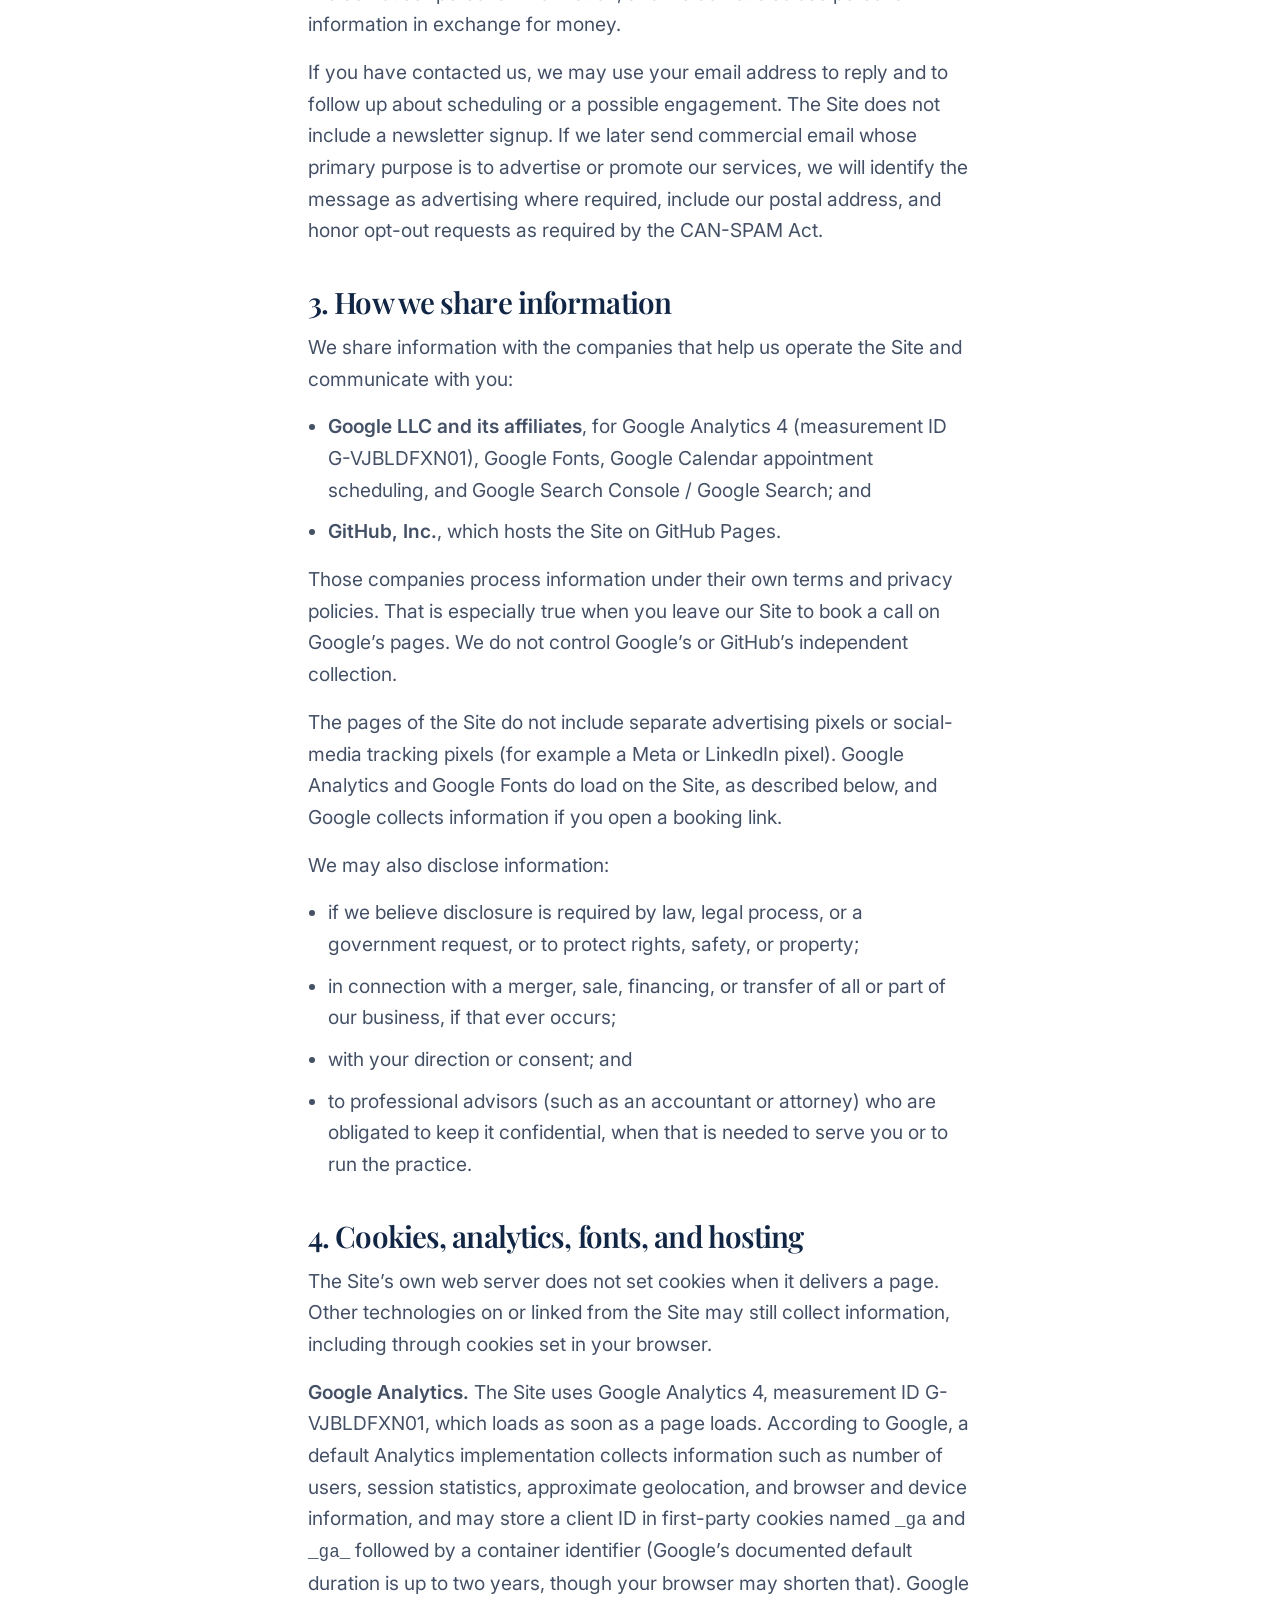
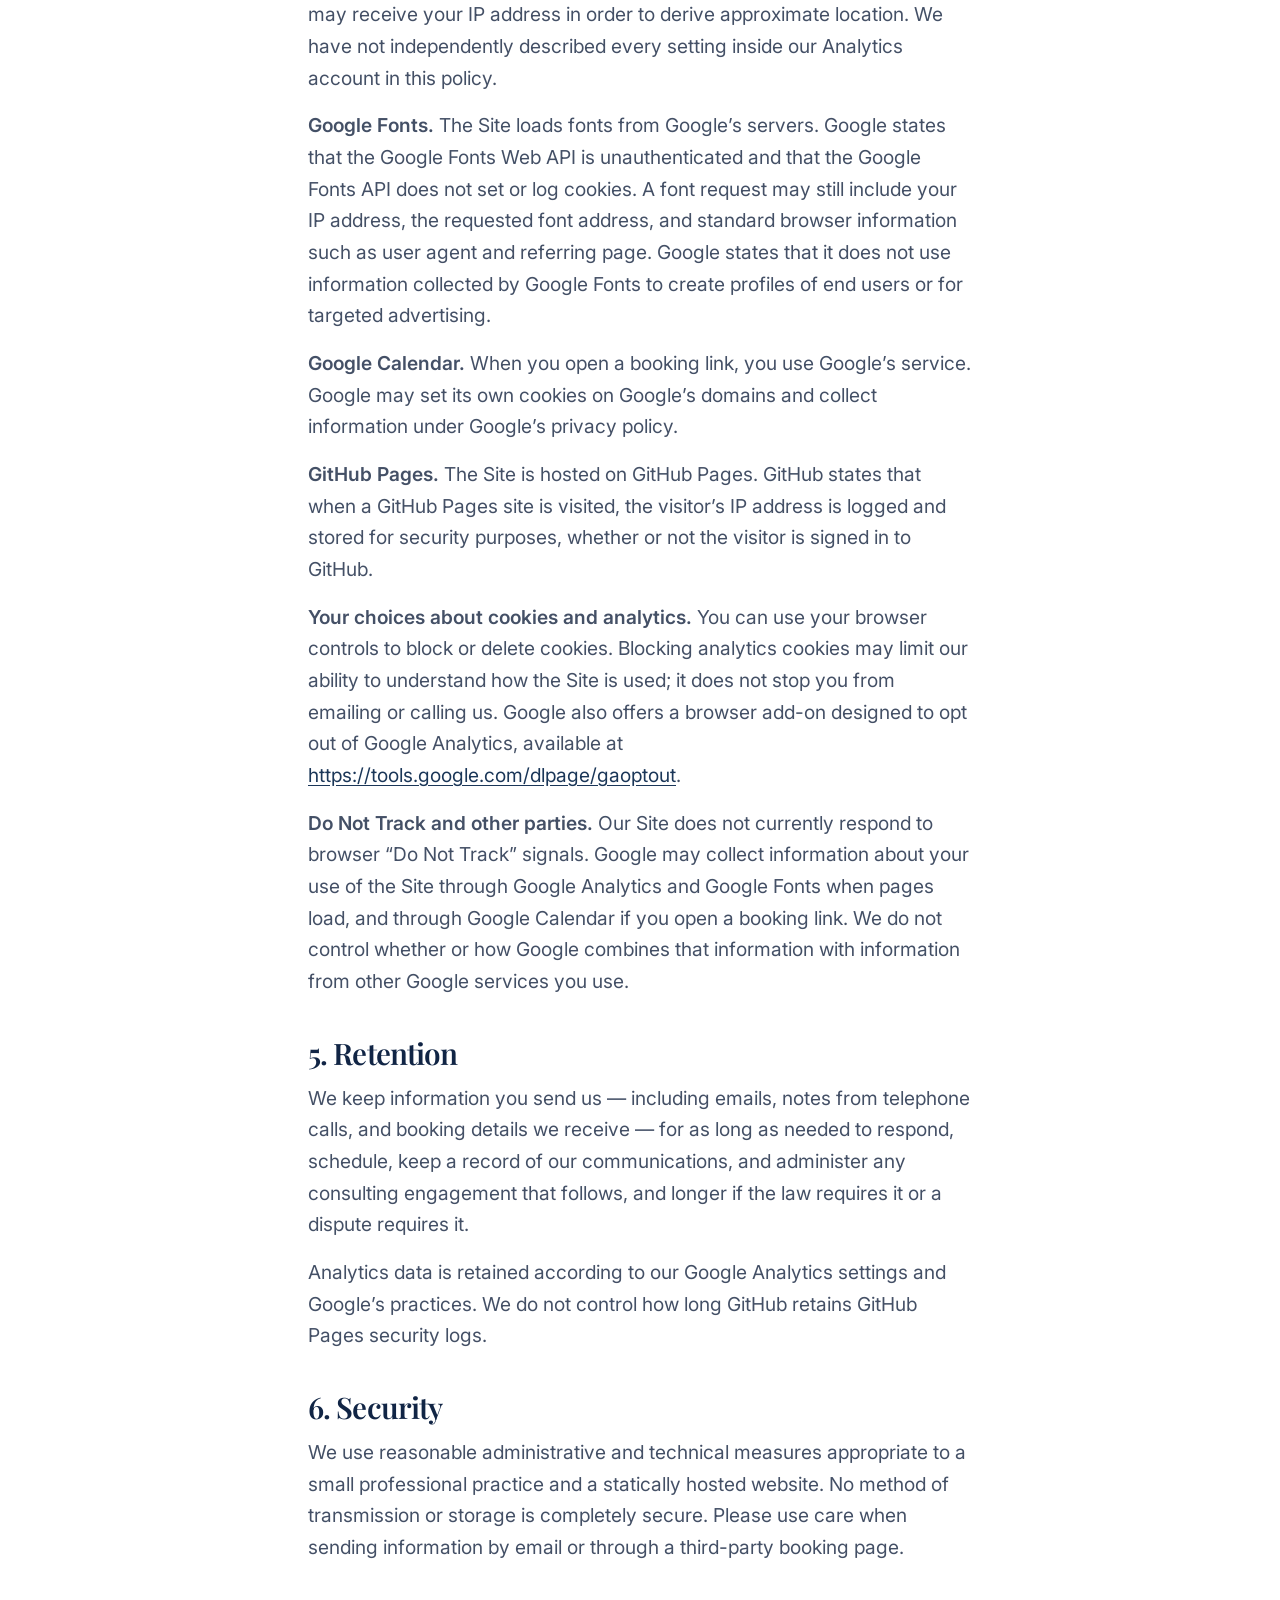
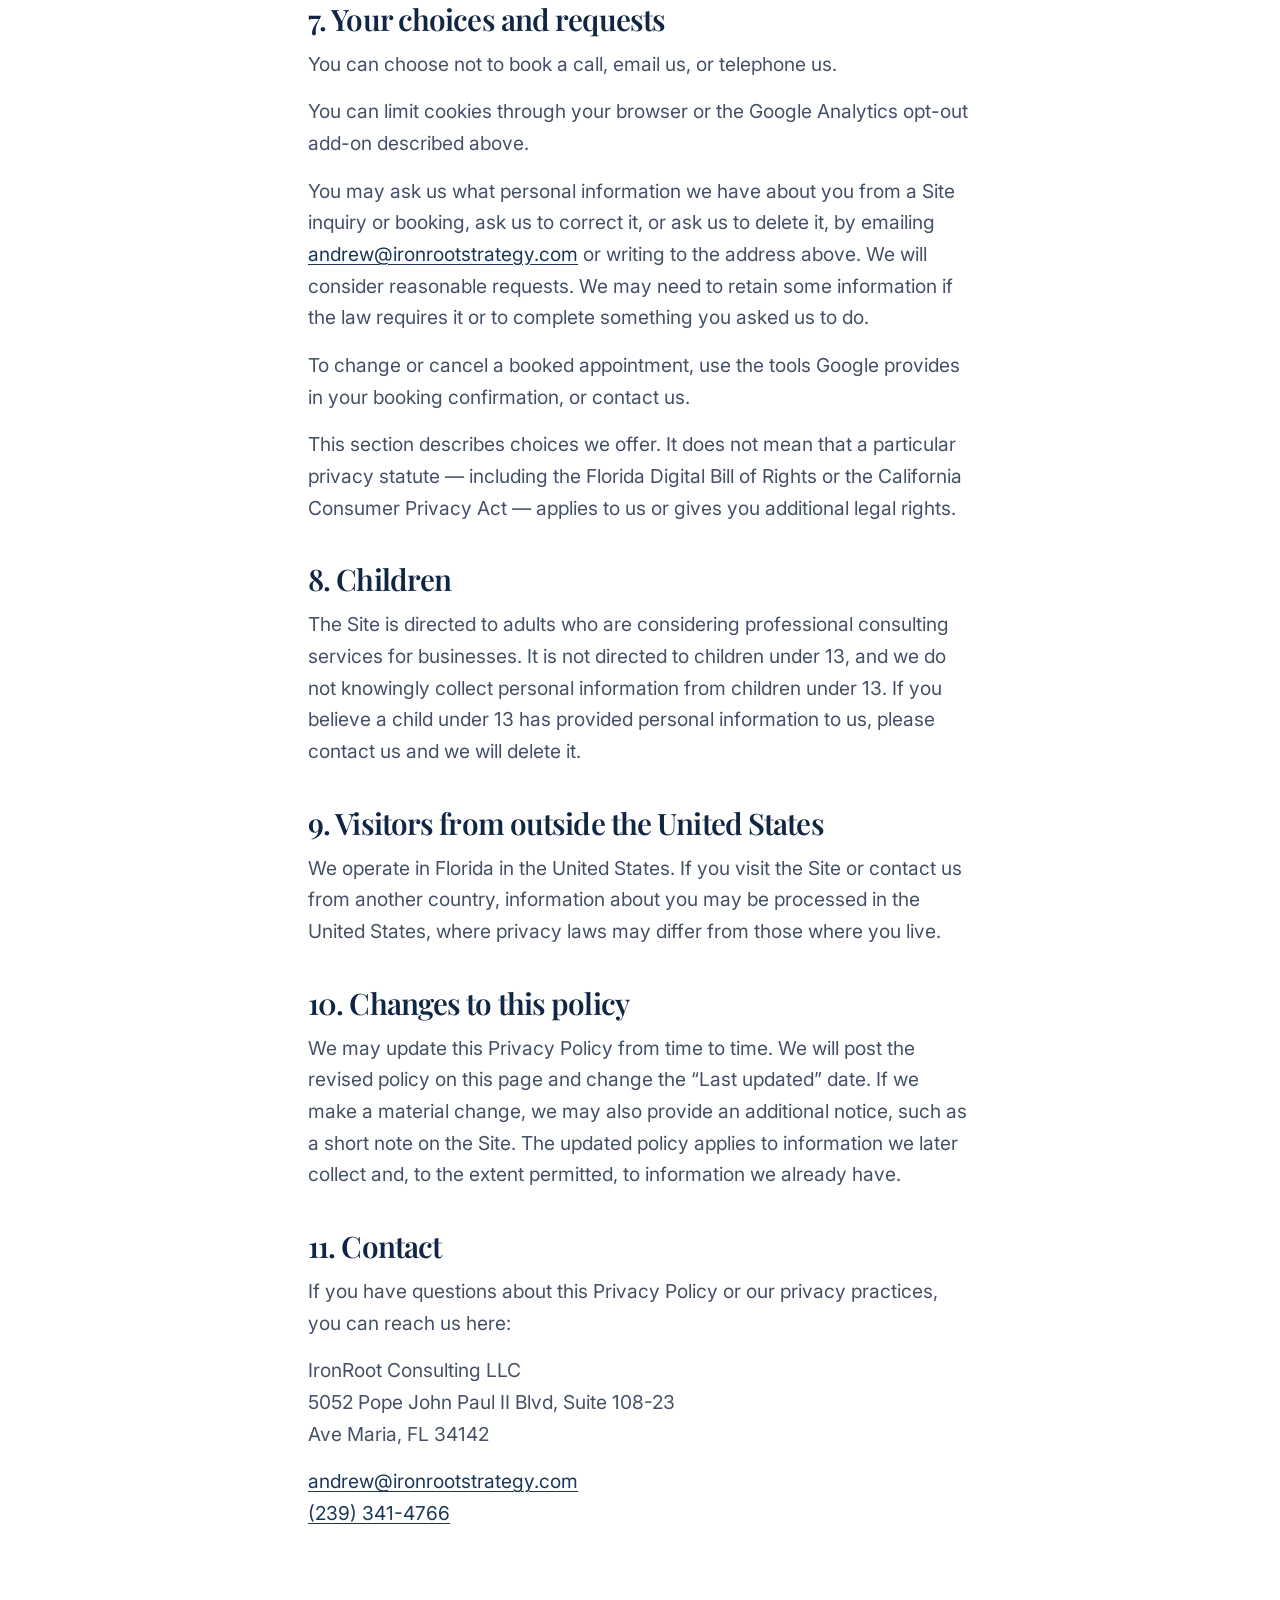
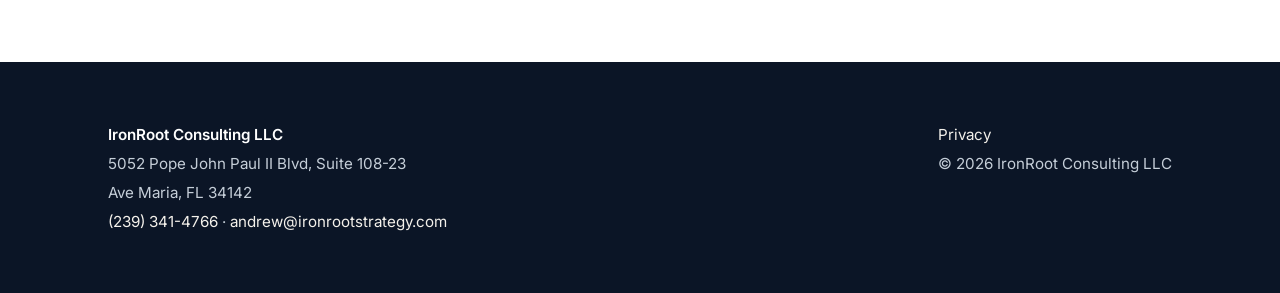
<file: privacy.html>
<!DOCTYPE html>
<html lang="en">
<head>
<meta charset="utf-8">
<meta name="viewport" content="width=device-width, initial-scale=1">
<!-- Hostname-gated noindex: injected only on *.github.io. Do not replace with a static robots meta; that would noindex production if these files are published as-is. -->
<script>
(function () {
  var host = (location.hostname || "").toLowerCase();
  if (host !== "ironrootconsulting.github.io" && !/\.github\.io$/.test(host)) return;
  if (!document.head) return;
  var meta = document.createElement("meta");
  meta.name = "robots";
  meta.content = "noindex";
  document.head.appendChild(meta);
})();
</script>
<meta name="google-site-verification" content="wTup8eq-XtZjlLZiZfCCiqJYmP6QYBVNpn3Ds-2y3cA" />
<!-- Google tag (gtag.js) -->
<script async src="https://www.googletagmanager.com/gtag/js?id=G-VJBLDFXN01"></script>
<script>
  window.dataLayer = window.dataLayer || [];
  function gtag(){dataLayer.push(arguments);}
  gtag('js', new Date());

  gtag('config', 'G-VJBLDFXN01');
</script>
<title>Privacy Policy – IronRoot Consulting</title>
<link rel="icon" href="favicon.svg" type="image/svg+xml">
<link href="https://fonts.googleapis.com/css2?family=Inter:wght@400;600&family=Playfair+Display:wght@700&display=swap" rel="stylesheet">
<link rel="stylesheet" href="styles.css">
<style>
main.policy .wrap{max-width:720px}
main.policy h1{font-size:clamp(2.2rem,5vw,3rem);color:var(--navy);text-align:left;line-height:1.12;margin:0 0 18px}
main.policy h2{font-size:clamp(1.45rem,2.5vw,1.85rem);text-align:left;line-height:1.25;margin:2.25rem 0 .75rem}
main.policy p,main.policy li{color:var(--slate)}
main.policy p{margin:0 0 16px}
main.policy ul{margin:0 0 16px;padding-left:1.25rem}
main.policy li{margin:0 0 10px}
main.policy li:last-child{margin-bottom:0}
main.policy code{font-family:ui-monospace,SFMono-Regular,Menlo,Consolas,monospace;font-size:.92em}
</style>
</head>
<body>
<header class="top"><div class="wrap">
  <a class="brand" href="index.html"><img src="assets/ir-logo.png" alt="" width="40" height="40"> IronRoot Consulting</a>
  <nav><a class="btn nav" href="index.html">Back to site</a></nav>
</div></header>
<main class="policy">
<section><div class="wrap">
  <h1>Privacy Policy</h1>
  <p><strong>Effective date:</strong> November 7, 2026<br>
<strong>Last updated:</strong> November 7, 2026</p>
  <p>This Privacy Policy explains how IronRoot Consulting LLC (“IronRoot,” “we,” “us,” or “our”) collects, uses, and shares information in connection with the website <a href="https://ironrootstrategy.com/">https://ironrootstrategy.com/</a> (the “Site”), including when you book a call, email us, or telephone us using the contact details on the Site.</p>
  <p>This policy applies only to the IronRoot Consulting website. It does not apply to other businesses or products that may use a different name or a different site, and it does not replace the privacy policies of third parties we link to. In particular, when you book a call you leave our Site and use Google’s appointment-scheduling pages, which are covered by Google’s own terms and privacy policy.</p>
  <p>If you do not want us or our service providers to collect information as described here, please do not use the Site, book a call, or contact us.</p>
  <h2>Who we are</h2>
  <p>IronRoot Consulting LLC<br>
5052 Pope John Paul II Blvd, Suite 108-23<br>
Ave Maria, FL 34142<br>
United States</p>
  <p>Email: <a href="mailto:andrew@ironrootstrategy.com">andrew@ironrootstrategy.com</a><br>
Telephone: <a href="tel:+12393414766">(239) 341-4766</a></p>
  <h2>1. Information we collect</h2>
  <p><strong>A. Information you choose to send</strong></p>
  <p>The Site does not have user accounts, a contact form, a newsletter signup, a chat tool, or a checkout. Here are the ways you can reach us or request time with us:</p>
  <ul>
    <li><strong>Booking a 15-minute introductory call.</strong> Each “Book a 15-minute call” button on the Site opens Google’s appointment schedule in a new window or tab, at <a href="https://calendar.app.google/rnamZXdXAbJXoZ3T8" target="_blank" rel="noopener">https://calendar.app.google/rnamZXdXAbJXoZ3T8</a>, for a session titled “IronRoot Consulting - 15-Minute Intro Call.” The booking form is hosted by Google, not by a form on our Site. Google’s booking form requires information such as your first name, last name, and email address, and may also ask for other details you choose to enter, such as a phone number, company name, or message if those fields are shown. Google provides the booking information to us so we can schedule and hold the call.</li>
    <li><strong>Email.</strong> If you write to <a href="mailto:andrew@ironrootstrategy.com">andrew@ironrootstrategy.com</a>, we receive your email address and whatever you include in the message.</li>
    <li><strong>Telephone.</strong> If you call <a href="tel:+12393414766">(239) 341-4766</a>, we may receive the number you call from, if it is available, and whatever you tell us on the call.</li>
    <li><strong>Mail.</strong> If you write to the address above, we receive whatever you send.</li>
  </ul>
  <p>Please do not send sensitive information — for example a Social Security number, bank-account or payment-card number, or health information — through the Site, a booking form, or an unsolicited email. The Site does not ask for payment information and does not process payments.</p>
  <p><strong>B. Information collected automatically when you visit the Site</strong></p>
  <p>When you load a page on the Site, our hosting provider and the third-party services included on the page may automatically receive technical information. That can include:</p>
  <ul>
    <li>your IP address;</li>
    <li>approximate location derived from your IP address (such as city, region, or country);</li>
    <li>browser type, device type, language, and screen resolution;</li>
    <li>the pages you view, the date and time of the visit, the referring site, and similar usage information; and</li>
    <li>a client identifier stored in a first-party cookie so analytics software can distinguish visits and sessions.</li>
  </ul>
  <p>These requests happen when the pages load. The Site does not currently display a cookie-consent banner or a cookie-settings panel.</p>
  <p><strong>C. Information we receive from service providers</strong></p>
  <p>Google may send us the details of appointments booked through the schedule described above, and reports about how the Site is used. We also use Google Search Console as a webmaster tool to understand how the Site appears in Google Search. Search Console provides aggregated performance information (such as queries, impressions, and clicks). It is not a form on our Site.</p>
  <h2>2. How we use information</h2>
  <p>We use the information described above to:</p>
  <ul>
    <li>respond to inquiries and schedule, confirm, and hold introductory calls and any consulting work you later ask us to do;</li>
    <li>operate, maintain, secure, and understand use of the Site;</li>
    <li>improve the Site and our consulting services;</li>
    <li>communicate with you about your inquiry or an engagement, including scheduling and next steps; and</li>
    <li>comply with law, enforce our rights, and protect IronRoot, our visitors, and others.</li>
  </ul>
  <p>We do not sell personal information, and we do not disclose personal information in exchange for money.</p>
  <p>If you have contacted us, we may use your email address to reply and to follow up about scheduling or a possible engagement. The Site does not include a newsletter signup. If we later send commercial email whose primary purpose is to advertise or promote our services, we will identify the message as advertising where required, include our postal address, and honor opt-out requests as required by the CAN-SPAM Act.</p>
  <h2>3. How we share information</h2>
  <p>We share information with the companies that help us operate the Site and communicate with you:</p>
  <ul>
    <li><strong>Google LLC and its affiliates</strong>, for Google Analytics 4 (measurement ID G-VJBLDFXN01), Google Fonts, Google Calendar appointment scheduling, and Google Search Console / Google Search; and</li>
    <li><strong>GitHub, Inc.</strong>, which hosts the Site on GitHub Pages.</li>
  </ul>
  <p>Those companies process information under their own terms and privacy policies. That is especially true when you leave our Site to book a call on Google’s pages. We do not control Google’s or GitHub’s independent collection.</p>
  <p>The pages of the Site do not include separate advertising pixels or social-media tracking pixels (for example a Meta or LinkedIn pixel). Google Analytics and Google Fonts do load on the Site, as described below, and Google collects information if you open a booking link.</p>
  <p>We may also disclose information:</p>
  <ul>
    <li>if we believe disclosure is required by law, legal process, or a government request, or to protect rights, safety, or property;</li>
    <li>in connection with a merger, sale, financing, or transfer of all or part of our business, if that ever occurs;</li>
    <li>with your direction or consent; and</li>
    <li>to professional advisors (such as an accountant or attorney) who are obligated to keep it confidential, when that is needed to serve you or to run the practice.</li>
  </ul>
  <h2>4. Cookies, analytics, fonts, and hosting</h2>
  <p>The Site’s own web server does not set cookies when it delivers a page. Other technologies on or linked from the Site may still collect information, including through cookies set in your browser.</p>
  <p><strong>Google Analytics.</strong> The Site uses Google Analytics 4, measurement ID G-VJBLDFXN01, which loads as soon as a page loads. According to Google, a default Analytics implementation collects information such as number of users, session statistics, approximate geolocation, and browser and device information, and may store a client ID in first-party cookies named <code>_ga</code> and <code>_ga_</code> followed by a container identifier (Google’s documented default duration is up to two years, though your browser may shorten that). Google may receive your IP address in order to derive approximate location. We have not independently described every setting inside our Analytics account in this policy.</p>
  <p><strong>Google Fonts.</strong> The Site loads fonts from Google’s servers. Google states that the Google Fonts Web API is unauthenticated and that the Google Fonts API does not set or log cookies. A font request may still include your IP address, the requested font address, and standard browser information such as user agent and referring page. Google states that it does not use information collected by Google Fonts to create profiles of end users or for targeted advertising.</p>
  <p><strong>Google Calendar.</strong> When you open a booking link, you use Google’s service. Google may set its own cookies on Google’s domains and collect information under Google’s privacy policy.</p>
  <p><strong>GitHub Pages.</strong> The Site is hosted on GitHub Pages. GitHub states that when a GitHub Pages site is visited, the visitor’s IP address is logged and stored for security purposes, whether or not the visitor is signed in to GitHub.</p>
  <p><strong>Your choices about cookies and analytics.</strong> You can use your browser controls to block or delete cookies. Blocking analytics cookies may limit our ability to understand how the Site is used; it does not stop you from emailing or calling us. Google also offers a browser add-on designed to opt out of Google Analytics, available at <a href="https://tools.google.com/dlpage/gaoptout" target="_blank" rel="noopener">https://tools.google.com/dlpage/gaoptout</a>.</p>
  <p><strong>Do Not Track and other parties.</strong> Our Site does not currently respond to browser “Do Not Track” signals. Google may collect information about your use of the Site through Google Analytics and Google Fonts when pages load, and through Google Calendar if you open a booking link. We do not control whether or how Google combines that information with information from other Google services you use.</p>
  <h2>5. Retention</h2>
  <p>We keep information you send us — including emails, notes from telephone calls, and booking details we receive — for as long as needed to respond, schedule, keep a record of our communications, and administer any consulting engagement that follows, and longer if the law requires it or a dispute requires it.</p>
  <p>Analytics data is retained according to our Google Analytics settings and Google’s practices. We do not control how long GitHub retains GitHub Pages security logs.</p>
  <h2>6. Security</h2>
  <p>We use reasonable administrative and technical measures appropriate to a small professional practice and a statically hosted website. No method of transmission or storage is completely secure. Please use care when sending information by email or through a third-party booking page.</p>
  <h2>7. Your choices and requests</h2>
  <p>You can choose not to book a call, email us, or telephone us.</p>
  <p>You can limit cookies through your browser or the Google Analytics opt-out add-on described above.</p>
  <p>You may ask us what personal information we have about you from a Site inquiry or booking, ask us to correct it, or ask us to delete it, by emailing <a href="mailto:andrew@ironrootstrategy.com">andrew@ironrootstrategy.com</a> or writing to the address above. We will consider reasonable requests. We may need to retain some information if the law requires it or to complete something you asked us to do.</p>
  <p>To change or cancel a booked appointment, use the tools Google provides in your booking confirmation, or contact us.</p>
  <p>This section describes choices we offer. It does not mean that a particular privacy statute — including the Florida Digital Bill of Rights or the California Consumer Privacy Act — applies to us or gives you additional legal rights.</p>
  <h2>8. Children</h2>
  <p>The Site is directed to adults who are considering professional consulting services for businesses. It is not directed to children under 13, and we do not knowingly collect personal information from children under 13. If you believe a child under 13 has provided personal information to us, please contact us and we will delete it.</p>
  <h2>9. Visitors from outside the United States</h2>
  <p>We operate in Florida in the United States. If you visit the Site or contact us from another country, information about you may be processed in the United States, where privacy laws may differ from those where you live.</p>
  <h2>10. Changes to this policy</h2>
  <p>We may update this Privacy Policy from time to time. We will post the revised policy on this page and change the “Last updated” date. If we make a material change, we may also provide an additional notice, such as a short note on the Site. The updated policy applies to information we later collect and, to the extent permitted, to information we already have.</p>
  <h2>11. Contact</h2>
  <p>If you have questions about this Privacy Policy or our privacy practices, you can reach us here:</p>
  <p>IronRoot Consulting LLC<br>
5052 Pope John Paul II Blvd, Suite 108-23<br>
Ave Maria, FL 34142</p>
  <p><a href="mailto:andrew@ironrootstrategy.com">andrew@ironrootstrategy.com</a><br>
<a href="tel:+12393414766">(239) 341-4766</a></p>
</div></section>
</main>
<footer><div class="wrap">
  <div>
    <p><strong>IronRoot Consulting LLC</strong></p>
    <p>5052 Pope John Paul II Blvd, Suite 108-23</p>
    <p>Ave Maria, FL 34142</p>
    <p><a href="tel:+12393414766">(239) 341-4766</a> · <a href="mailto:andrew@ironrootstrategy.com">andrew@ironrootstrategy.com</a></p>
  </div>
  <div>
    <p><a href="privacy.html">Privacy</a></p>
    <p>© 2026 IronRoot Consulting LLC</p>
  </div>
</div></footer>
</body>
</html>
</file>
<file: styles.css>
/* IronRoot Consulting preview — calm navy, gold only on actions */
:root{
  --navy:#112545;
  --navy-2:#1a3658;
  --deep:#0B1526;
  --gold:#C79A4D;
  --gold-d:#a67c35;
  --ink:#1c2430;
  --slate:#445066;
  --muted:#5f6b7a;
  --line:#e4dfd6;
  --bg:#F7F5F1;
  --white:#fff;
}
*{box-sizing:border-box}
img,picture{max-width:100%}
html{scroll-behavior:smooth}
body{
  margin:0;
  font-family:Inter,system-ui,-apple-system,Segoe UI,Roboto,sans-serif;
  font-size:clamp(1.02rem,0.35vw + 0.96rem,1.2rem);
  color:var(--ink);
  background:var(--white);
  line-height:1.65;
  -webkit-font-smoothing:antialiased;
}
h1,h2,h3,.brand{font-family:"Playfair Display",Georgia,serif;font-weight:600}
h1,h2{letter-spacing:-.03em}
strong{font-weight:600}
a{color:var(--navy-2);text-underline-offset:3px}
a:hover{color:var(--navy)}
a:focus-visible,summary:focus-visible,.btn:focus-visible{outline:2px solid var(--gold);outline-offset:3px}
.wrap{max-width:1120px;margin:0 auto;padding:0 28px}
main section[id]{scroll-margin-top:84px}

.preview-banner{background:var(--navy);color:#e7edf4;text-align:center;font-size:.85rem;letter-spacing:.01em;padding:9px 16px}
.preview-banner strong{color:var(--gold);font-weight:600}

.confirm{display:inline-block;background:#fef3c7;color:#92400e;border:1px solid #f59e0b;font-size:.72rem;font-weight:600;padding:2px 8px;border-radius:4px;margin-left:6px;vertical-align:middle;letter-spacing:.01em;line-height:1.4;font-family:Inter,sans-serif}
.confirm-block{background:#fffbeb;border-left:3px solid var(--gold);padding:12px 16px;margin:16px 0;font-size:.95rem;color:#78350f;line-height:1.5}

header.top{position:sticky;top:0;z-index:20;background:#fffcf8;border-bottom:1px solid var(--line)}
.top .wrap{display:flex;align-items:center;justify-content:space-between;min-height:72px;gap:20px}
.brand{display:flex;align-items:center;gap:12px;text-decoration:none;color:var(--navy);font-size:1.2rem;letter-spacing:-.02em;line-height:1.1}
.brand img{height:40px;width:auto;object-fit:contain;object-position:center;background:transparent}
nav{position:relative;display:flex;align-items:center;flex-wrap:wrap;justify-content:flex-end;gap:2px 2px}
nav a{color:var(--slate);text-decoration:none;margin-left:16px;font-size:.92rem;font-family:Inter,sans-serif;font-weight:500}
nav a:hover{color:var(--navy)}

.btn{display:inline-block;background:var(--gold);color:var(--navy);text-decoration:none;font-weight:600;padding:14px 22px;border-radius:8px;border:1px solid transparent;cursor:pointer;font-size:.95rem;font-family:Inter,sans-serif;line-height:1.2;transition:transform .22s cubic-bezier(.16,.84,.24,1),background .22s ease,color .22s ease,box-shadow .22s ease}
.btn:hover{background:var(--gold-d);color:#fff}
@media(hover:hover){
  .btn:hover{transform:translateY(-2px);box-shadow:0 10px 24px rgba(17,37,69,.18)}
  .btn:active{transform:translateY(0);box-shadow:none}
}
.btn.ghost{background:transparent;color:var(--navy);border-color:#d5d0c6}
.btn.ghost:hover{border-color:var(--navy);color:var(--navy);background:transparent}
.btn.nav{margin-left:14px;padding:9px 14px;font-size:.84rem}

.hero{padding:clamp(3.25rem,8vw,6.5rem) 0 clamp(3.5rem,8vw,5.75rem);background:linear-gradient(180deg,#0B1526 0%,#112545 58%,#16304d 100%);color:#fff}
.hero-layout{display:grid;grid-template-columns:minmax(0,1fr) minmax(0,240px);gap:40px 48px;align-items:center;width:100%;max-width:100%}
.hero-layout > *{min-width:0;max-width:100%}
.hero-portrait{margin:0;width:min(100%,240px);max-width:100%;min-width:0;justify-self:end;border-radius:18px;padding:3px;background:rgba(199,154,77,.7);box-shadow:0 18px 40px rgba(0,0,0,.28);overflow:hidden}
.hero-portrait picture{display:block;max-width:100%}
.hero-portrait img{width:100%;max-width:100%;height:auto;aspect-ratio:3/4;object-fit:cover;object-position:center 20%;display:block;border-radius:15px}
.hero h1{font-size:clamp(1.65rem,1.05rem + 1.6vw,2.4rem);line-height:1.22;margin:0 0 22px;max-width:min(18em,100%);color:#fff;font-weight:600;overflow-wrap:break-word}
.hero .sub{font-size:clamp(1.02rem,2.2vw,1.2rem);line-height:1.6;color:#d7e0ea;max-width:680px;margin:0 0 28px;font-family:Inter,sans-serif;font-weight:400}
.hero .actions{display:flex;gap:14px;flex-wrap:wrap;margin:0 0 36px}
.hero .btn.ghost{border-color:rgba(255,255,255,.42);color:#fff}
.hero .btn.ghost:hover{border-color:var(--gold);color:#fff;background:rgba(199,154,77,.14)}
.trust{list-style:none;display:flex;flex-direction:column;gap:0;margin:0;padding:18px 0 0;border-top:1px solid rgba(255,255,255,.18);max-width:36rem}
.trust li{margin:0;color:#eef3f8;font-size:1rem;line-height:1.45;background:none;border:0;border-radius:0;border-bottom:1px solid rgba(255,255,255,.16);border-left:2px solid var(--gold);padding:11px 0 11px 14px}
.trust li:last-child{border-bottom:0}
.hero-note{max-width:720px;margin-top:22px}

section{padding:72px 0}
main > section{padding:clamp(5.25rem,11vw,7.25rem) 0}
section.alt{background:var(--bg)}
h2{font-size:clamp(2.2rem,9.4vw,3.35rem);color:var(--navy);margin:0 0 18px;text-align:center;line-height:1.08}
.lead{text-align:center;color:var(--slate);max-width:40rem;margin:0 auto 48px;font-size:clamp(1.02rem,2.4vw,1.15rem);line-height:1.6}

.tiles{display:grid;grid-template-columns:repeat(4,minmax(0,1fr));gap:18px}
.tile,.way,.mode,.plan,.proof,.faq details{background:#fff;border:1px solid var(--line);border-radius:14px}
.tile{padding:24px 22px}
.tile h3,.way h3,.mode h3{margin:0 0 8px;font-size:clamp(1.25rem,4.2vw,1.5rem);color:var(--navy);line-height:1.2}
.tile p,.way p,.mode p{margin:0;color:var(--slate);font-size:1rem;line-height:1.55}
.two-ways{display:grid;grid-template-columns:repeat(2,minmax(0,1fr));gap:18px;margin-top:28px}
.way{padding:24px 22px}
.fit{text-align:center;color:var(--slate);max-width:720px;margin:40px auto 0;font-size:1rem}
.center{text-align:center;margin-top:40px}
.center a{font-weight:600;text-decoration:none}
.center a:hover{color:var(--gold-d)}

.problems{max-width:720px;margin:0 auto;padding:0;list-style:none;display:flex;flex-direction:column;gap:12px}
.problems li{background:#fff;border:1px solid var(--line);border-radius:12px;padding:18px 22px;margin:0;color:var(--slate)}
.problems li strong{color:var(--navy)}

.modes{display:grid;grid-template-columns:repeat(3,minmax(0,1fr));gap:18px;margin-bottom:48px}
.mode{padding:24px 22px}
.steps{counter-reset:step;list-style:none;padding:0;max-width:720px;margin:0 auto}
.steps li{position:relative;padding:20px 0 20px 64px;border-bottom:1px solid var(--line)}
.steps li:last-child{border-bottom:0}
.steps li::before{counter-increment:step;content:counter(step);position:absolute;left:0;top:20px;width:40px;height:40px;border-radius:50%;background:var(--navy);color:#fff;display:grid;place-items:center;font-weight:600;font-size:.95rem;font-family:Inter,sans-serif}
.steps h3{margin:0 0 4px;font-size:1.15rem;color:var(--navy)}
.steps p{margin:0;color:var(--slate);font-size:1rem}
.process-note{max-width:720px;margin:28px auto 0}

.plans{display:grid;grid-template-columns:repeat(2,minmax(0,1fr));gap:24px;max-width:960px;margin:0 auto;align-items:stretch}
.plan{padding:32px 30px;display:flex;flex-direction:column}
.plan.featured{border:1px solid var(--gold);box-shadow:0 18px 44px rgba(17,37,69,.08)}
.plan h3{margin:0;color:var(--navy);font-size:1.5rem;line-height:1.25}
.price{font-size:2.25rem;font-weight:600;color:var(--navy);margin:14px 0 8px;font-family:Inter,sans-serif;letter-spacing:-.03em;line-height:1.1}
.plan .blurb{color:var(--slate);margin:0 0 18px}
.plan ul{padding-left:18px;color:var(--slate);margin:0 0 18px;flex:1}
.plan li{margin:0 0 8px}
.plan li:last-child{margin-bottom:0}
.plan .scope,.plan .travel{color:var(--slate);margin:0 0 14px;font-size:.98rem}
.plan .btn{text-align:center;margin-top:auto}
.after{text-align:center;max-width:680px;margin:52px auto 0;color:var(--slate)}
.after h3{color:var(--navy);margin:0 0 8px;font-size:1.4rem}

.about-grid{display:grid;grid-template-columns:minmax(0,260px) minmax(0,1fr);gap:48px;align-items:start;max-width:1000px;margin:0 auto}
.about-grid > *{min-width:0}
.about-photo{margin:0;max-width:100%;min-width:0;aspect-ratio:3/4;border-radius:14px;overflow:hidden}
.about-photo img{object-fit:cover;width:100%;max-width:100%;height:auto;display:block;border-radius:14px}
.about-copy p{color:var(--slate);margin:0 0 16px;max-width:720px}
.metrics{margin:4px 0 18px;padding-left:18px;color:var(--slate);max-width:720px}
.metrics li{margin-bottom:6px}
.proof{padding:36px 32px 28px;margin-top:56px;min-width:0;max-width:100%}
.proof h3{margin:0 0 10px;color:var(--navy);font-size:clamp(1.5rem,5.6vw,2rem);line-height:1.15;overflow-wrap:break-word}
.proof > .stat{margin:8px 0 0}
.proof > .stat + .note{margin-top:22px;padding-top:18px;border-top:1px solid var(--line)}
.proof .note{font-style:italic;color:var(--muted);font-size:1rem;line-height:1.55;margin:0 0 18px;max-width:min(40rem,100%);overflow-wrap:break-word}
.stat-grid{display:grid;grid-template-columns:repeat(3,minmax(0,1fr));gap:14px;min-width:0;width:100%}
.stat{background:var(--bg);border-radius:12px;padding:20px 18px 18px;min-width:0;max-width:100%}
.stat h3,.stat p{overflow-wrap:anywhere}
.stat-num{margin:0 0 8px;font-family:"Playfair Display",Georgia,serif;font-weight:600;font-size:2.15rem;line-height:1;letter-spacing:-.03em;color:var(--navy)}
.stat-label{margin:0;font-family:Inter,sans-serif;font-size:.92rem;line-height:1.4;color:var(--slate)}
.proof .stat h3{font-family:Inter,system-ui,sans-serif;font-size:1.05rem;font-weight:600;line-height:1.35;margin:0 0 8px;color:var(--navy)}
.proof .stat p{margin:0;font-family:Inter,system-ui,sans-serif;font-size:.95rem;line-height:1.5;color:var(--slate)}
#proof{scroll-margin-top:84px}

.faq{max-width:720px;margin:0 auto}
.faq details{padding:16px 20px;margin-bottom:12px}
.faq summary{cursor:pointer;font-weight:600;color:var(--navy);font-family:Inter,sans-serif;font-size:1.02rem}
.faq details p{margin:12px 0 0;color:var(--slate)}

.cta-final{text-align:center;background:linear-gradient(180deg,#112545 0%,#0B1526 100%);color:#fff}
.cta-final h2{color:#fff}
.cta-final .lead{color:#d7e0ea}
.cta-final .contact{margin-top:28px;color:#e7edf4}
.cta-final .contact a{font-weight:600;text-decoration:none;color:#fff}
.cta-final .contact a:hover{color:var(--gold)}
.calendar-note{max-width:560px;margin:22px auto}

footer{background:var(--deep);color:#c5ced8;padding:56px 0;font-size:.95rem}
footer .wrap{display:flex;justify-content:space-between;gap:32px;flex-wrap:wrap}
footer a{color:#f4f1eb;text-decoration:none}
footer a:hover{color:#fff}
footer p{margin:4px 0}
footer strong{color:#fff}

.nav-more{display:none;margin-left:8px;font-family:Inter,sans-serif;position:relative}
.nav-more > summary{list-style:none;cursor:pointer;color:var(--navy);font-weight:600;font-size:.95rem;padding:10px 14px;min-height:44px;border:1px solid var(--line);border-radius:8px;background:#fff;display:inline-flex;align-items:center}
.nav-more > summary::-webkit-details-marker{display:none}
.nav-more[open] > summary{background:transparent;border-color:transparent;color:transparent;font-size:0;position:fixed;top:16px;right:16px;z-index:80;width:48px;height:48px;padding:0;justify-content:center}
.nav-more[open] > summary::before,.nav-more[open] > summary::after{content:"";position:absolute;left:12px;right:12px;top:23px;height:2px;background:#fff;border-radius:1px}
.nav-more[open] > summary::before{transform:rotate(45deg)}
.nav-more[open] > summary::after{transform:rotate(-45deg)}
.nav-more .panel{position:absolute;right:0;top:calc(100% + 8px);background:#fff;border:1px solid var(--line);border-radius:12px;padding:8px;min-width:210px;box-shadow:0 16px 36px rgba(11,21,38,.12);display:flex;flex-direction:column;z-index:30}
.nav-more .panel a{margin:0;padding:10px 12px;color:var(--navy);text-decoration:none;border-radius:8px;font-size:.95rem}
.nav-more .panel a:hover{background:var(--bg)}

@keyframes fade-up{
  from{opacity:0;transform:translateY(18px)}
  to{opacity:1;transform:none}
}
.hero-portrait,.hero h1,.hero .sub,.hero .actions,.hero-note,.trust{animation:fade-up .8s cubic-bezier(.16,.84,.24,1) both}
.hero-portrait{animation-delay:.04s}
.hero h1{animation-delay:.1s}
.hero .sub{animation-delay:.18s}
.hero .actions{animation-delay:.26s}
.hero-note{animation-delay:.32s}
.trust{animation-delay:.4s}
html.js-motion .reveal{opacity:0;transform:translateY(26px);transition:opacity .8s cubic-bezier(.16,.84,.24,1),transform .9s cubic-bezier(.16,.84,.24,1)}
html.js-motion .reveal.is-in{opacity:1;transform:none}
@keyframes menu-in{
  from{opacity:0;transform:translateY(-100%)}
  to{opacity:1;transform:none}
}
@media(max-width:900px){
  .hero-layout{grid-template-columns:minmax(0,1fr);justify-items:start;gap:28px}
  .hero-portrait{order:-1;width:min(62vw,230px);max-width:100%;min-width:0;justify-self:center}
  .hero-copy,.hero h1,.hero .sub{max-width:100%}
  .tiles,.modes,.plans,.about-grid,.two-ways,.stat-grid,.proof .stat-grid{grid-template-columns:minmax(0,1fr)}
  .about-photo{max-width:min(72vw,280px)}
  .hero .actions .btn,.plan .btn,.cta-final .btn{width:min(100%,420px);text-align:center}
  .proof{padding:28px 18px 22px}
  .proof > .stat{margin-bottom:2px}
  .proof > .stat + .note{margin-top:26px}
  .wrap{padding:0 20px}
  .plan{padding:26px 22px}
  main section[id],#proof{scroll-margin-top:112px}
}
@media(max-width:1040px){
  nav > a:not(.btn){display:none}
  .nav-more{display:block}
  .tiles{grid-template-columns:repeat(2,minmax(0,1fr))}
  .modes,.plans,.about-grid,.two-ways{grid-template-columns:minmax(0,1fr)}
  .stat-grid{grid-template-columns:repeat(2,minmax(0,1fr))}
  .about-photo{max-width:260px}
  .top .wrap{
    display:grid;
    grid-template-columns:minmax(0,1fr) auto;
    align-items:center;
    column-gap:12px;
    row-gap:8px;
    min-height:0;
    padding-top:10px;
    padding-bottom:10px;
  }
  .brand{grid-column:1;grid-row:1;white-space:nowrap;font-size:clamp(1.2rem,4.4vw,1.5rem);gap:0;min-width:0;letter-spacing:-.03em}
  .brand img{display:none}
  nav{display:contents}
  .nav-more{grid-column:2;grid-row:1;margin:0;justify-self:end}
  a.btn.nav[href="https://calendar.app.google/rnamZXdXAbJXoZ3T8"]{display:none}
  .nav-more[open] .panel{
    position:fixed;inset:0;z-index:70;min-width:0;border:0;border-radius:0;box-shadow:none;
    background:var(--navy);color:#fff;padding:92px 28px 48px;justify-content:center;gap:2px;
    animation:menu-in .5s cubic-bezier(.16,.84,.24,1);
  }
  .nav-more[open] .panel a{
    margin:0;padding:10px 0;background:transparent;border-radius:0;color:#fff;
    font-family:"Playfair Display",Georgia,serif;font-weight:600;
    font-size:clamp(2.15rem,10vw,3.5rem);line-height:1.05;letter-spacing:-.03em;
  }
  .nav-more[open] .panel a:hover{background:transparent;color:var(--gold)}
  body:has(.nav-more[open]){overflow:hidden}
}
@media(max-width:900px){
  .tiles,.stat-grid,.proof .stat-grid{grid-template-columns:minmax(0,1fr)}
  .about-photo{max-width:min(72vw,280px);justify-self:center;margin-inline:auto}
  main section[id],#proof{scroll-margin-top:84px}
}
@media(max-width:390px){
  .wrap{padding-left:16px;padding-right:16px}
}
@media(prefers-reduced-motion:reduce){
  html{scroll-behavior:auto}
  *,*::before,*::after{animation:none!important;transition:none!important}
  html.js-motion .reveal{opacity:1;transform:none}
}
</file>
